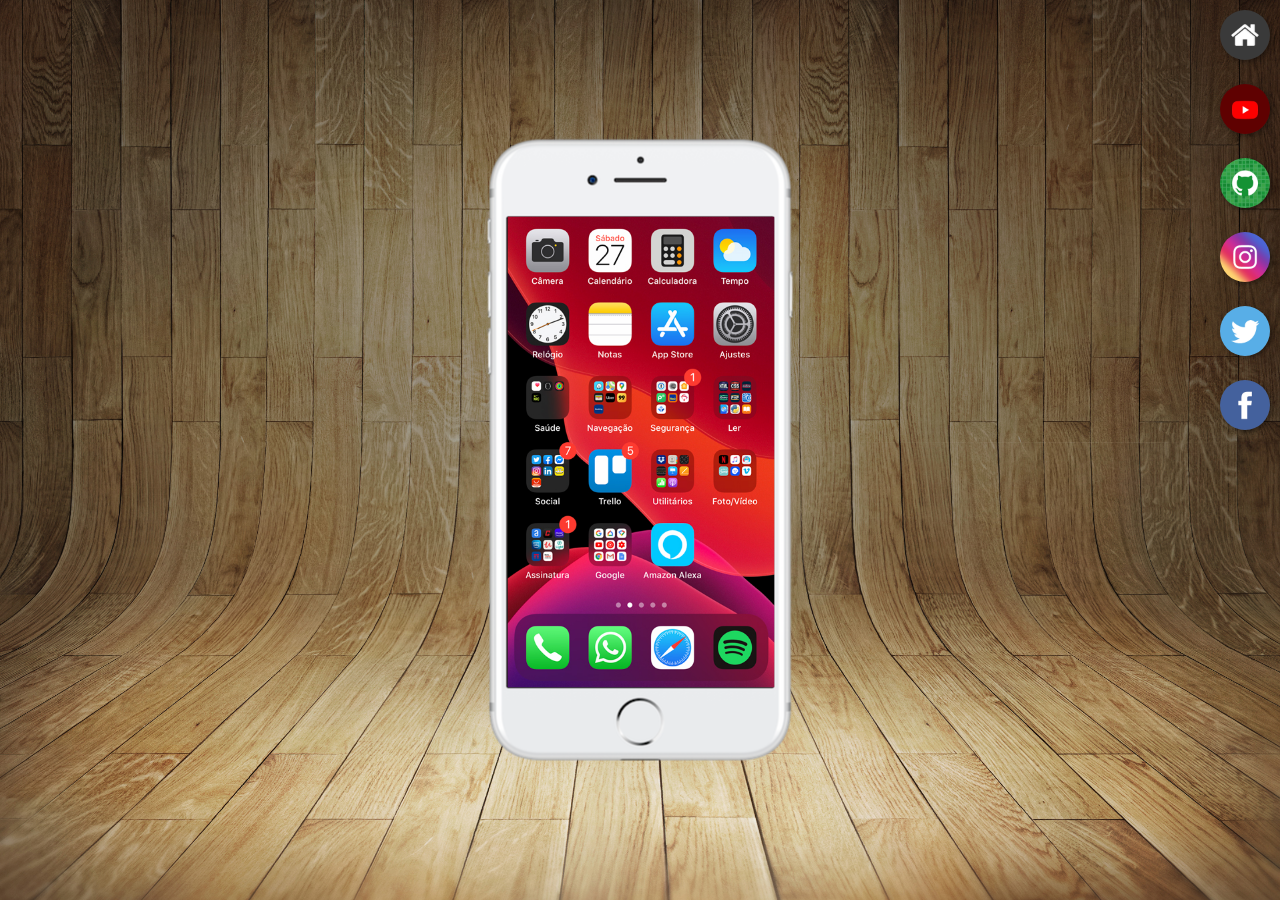
<file: index.html>
<!DOCTYPE html>
<html lang="pt-br">
<head>
    <meta charset="UTF-8">
    <meta name="viewport" content="width=device-width, initial-scale=1.0">
    <title>Projeto redes sociais</title>
    <link rel="shortcut icon" href="imagens/favicon.ico" type="image/x-icon">
    <link rel="stylesheet" href="/estilos/style.css">
</head>
<body>
    <main>
        <section id="telefone">
            <iframe id="home" name="tela" src="home.html" frameborder="0">Seu navegador nao é compatível</iframe>
        </section>
        <section id="redes-sociais">
            <a href="home.html" target="tela"><img src="imagens/logo-home.jpg" alt="home"></a><br>
            <a href="youtube.html" target="tela"><img src="imagens/logo-youtube.jpg" alt=""></a><br>
            <a href="github.html" target="tela"><img src="imagens/logo-github.jpg" alt=""></a><br>
            <a href="instagram.html" target="tela"><img src="imagens/logo-instagram.jpg" alt=""></a><br>
            <a href="twitter.html" target="tela"><img src="imagens/logo-twitter.jpg" alt=""></a><br>
            <a href="facebook.html" target="tela"><img src="imagens/logo-facebook.jpg" alt=""></a>
        </section>
    </main>
</body>
</html>
</file>
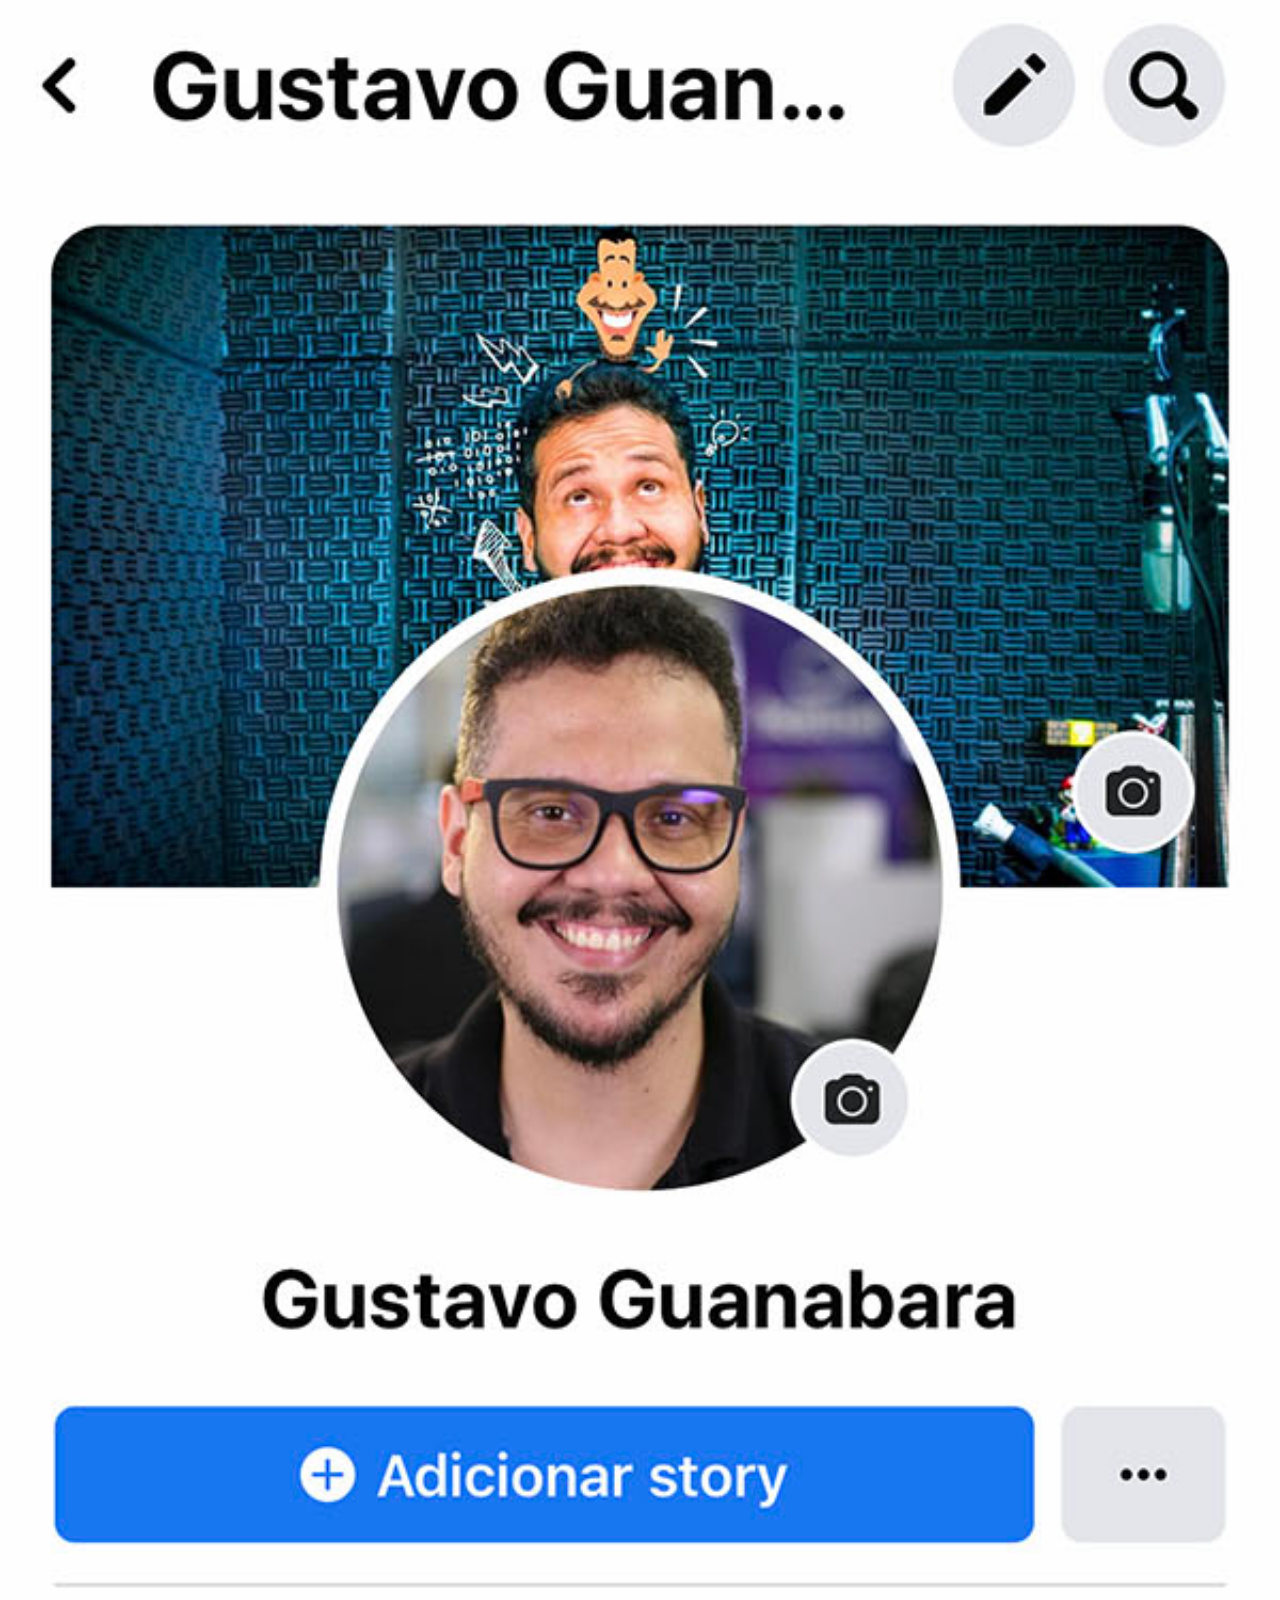
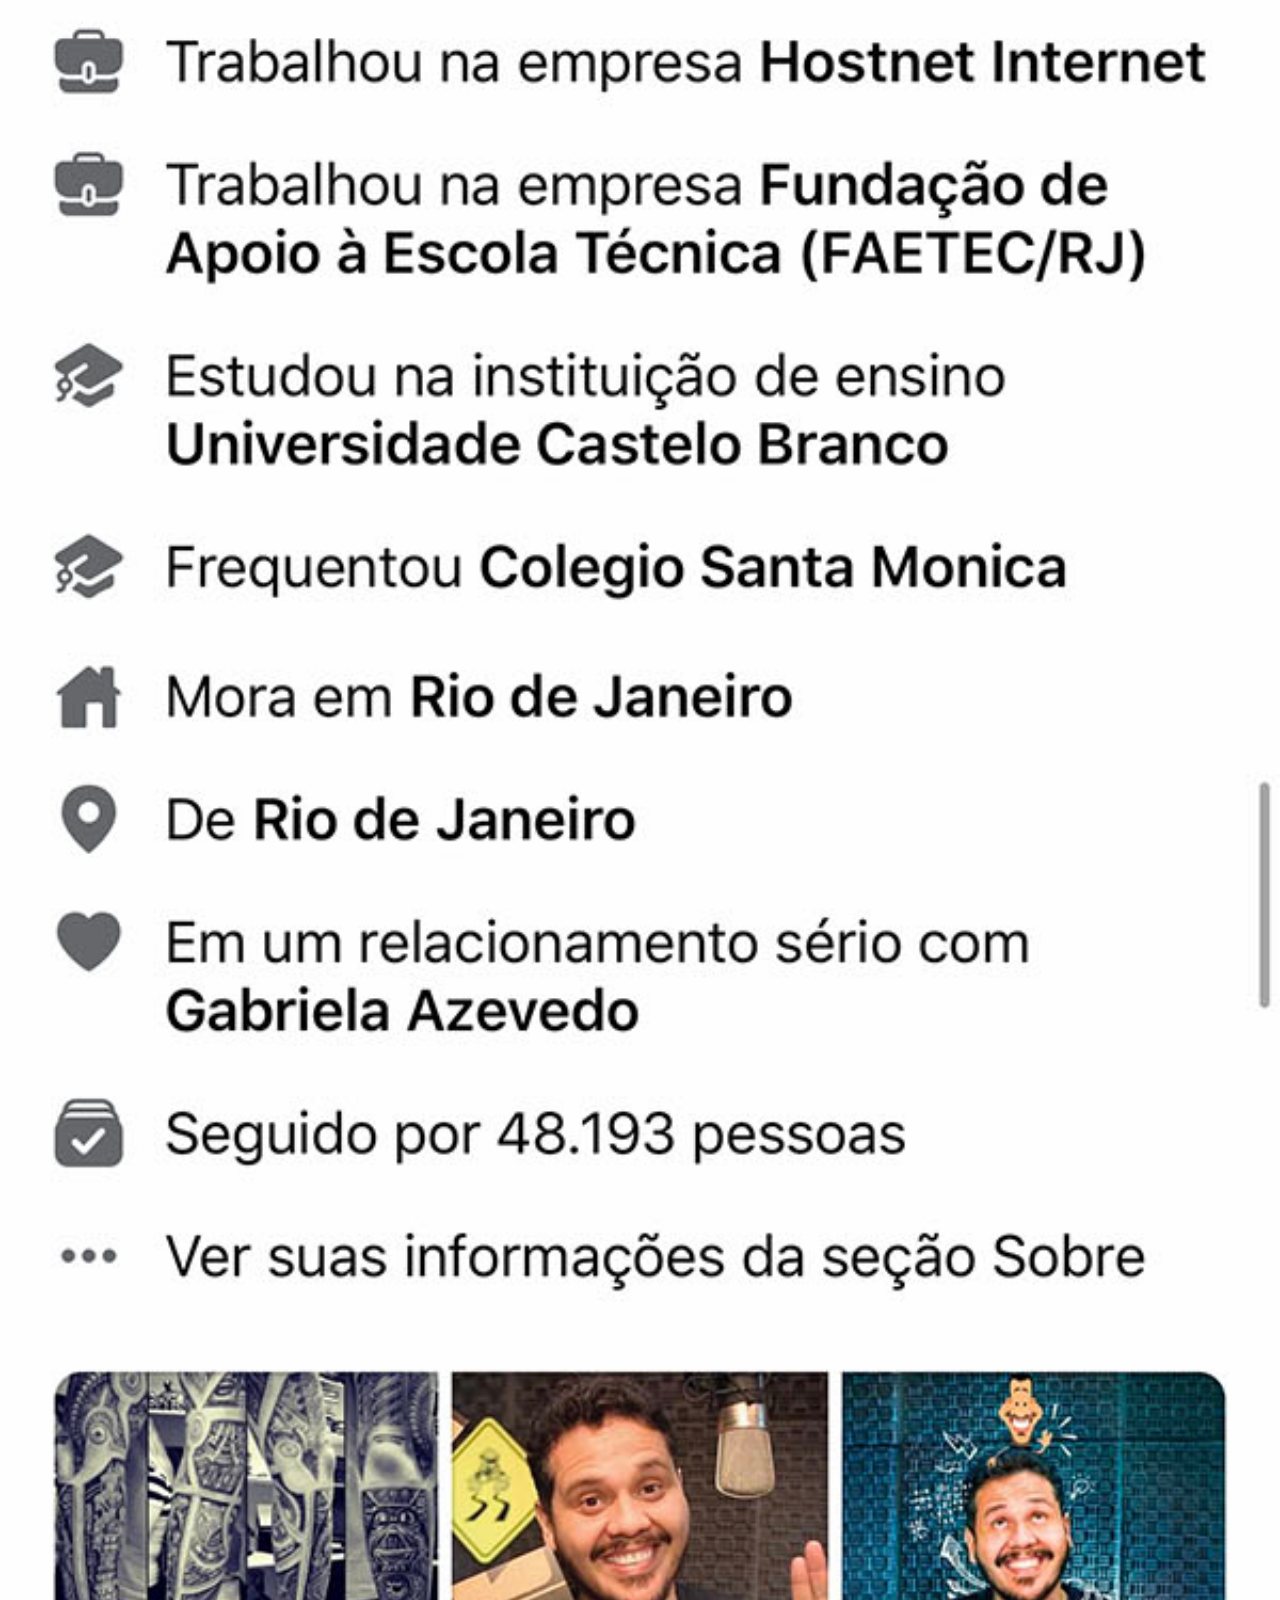
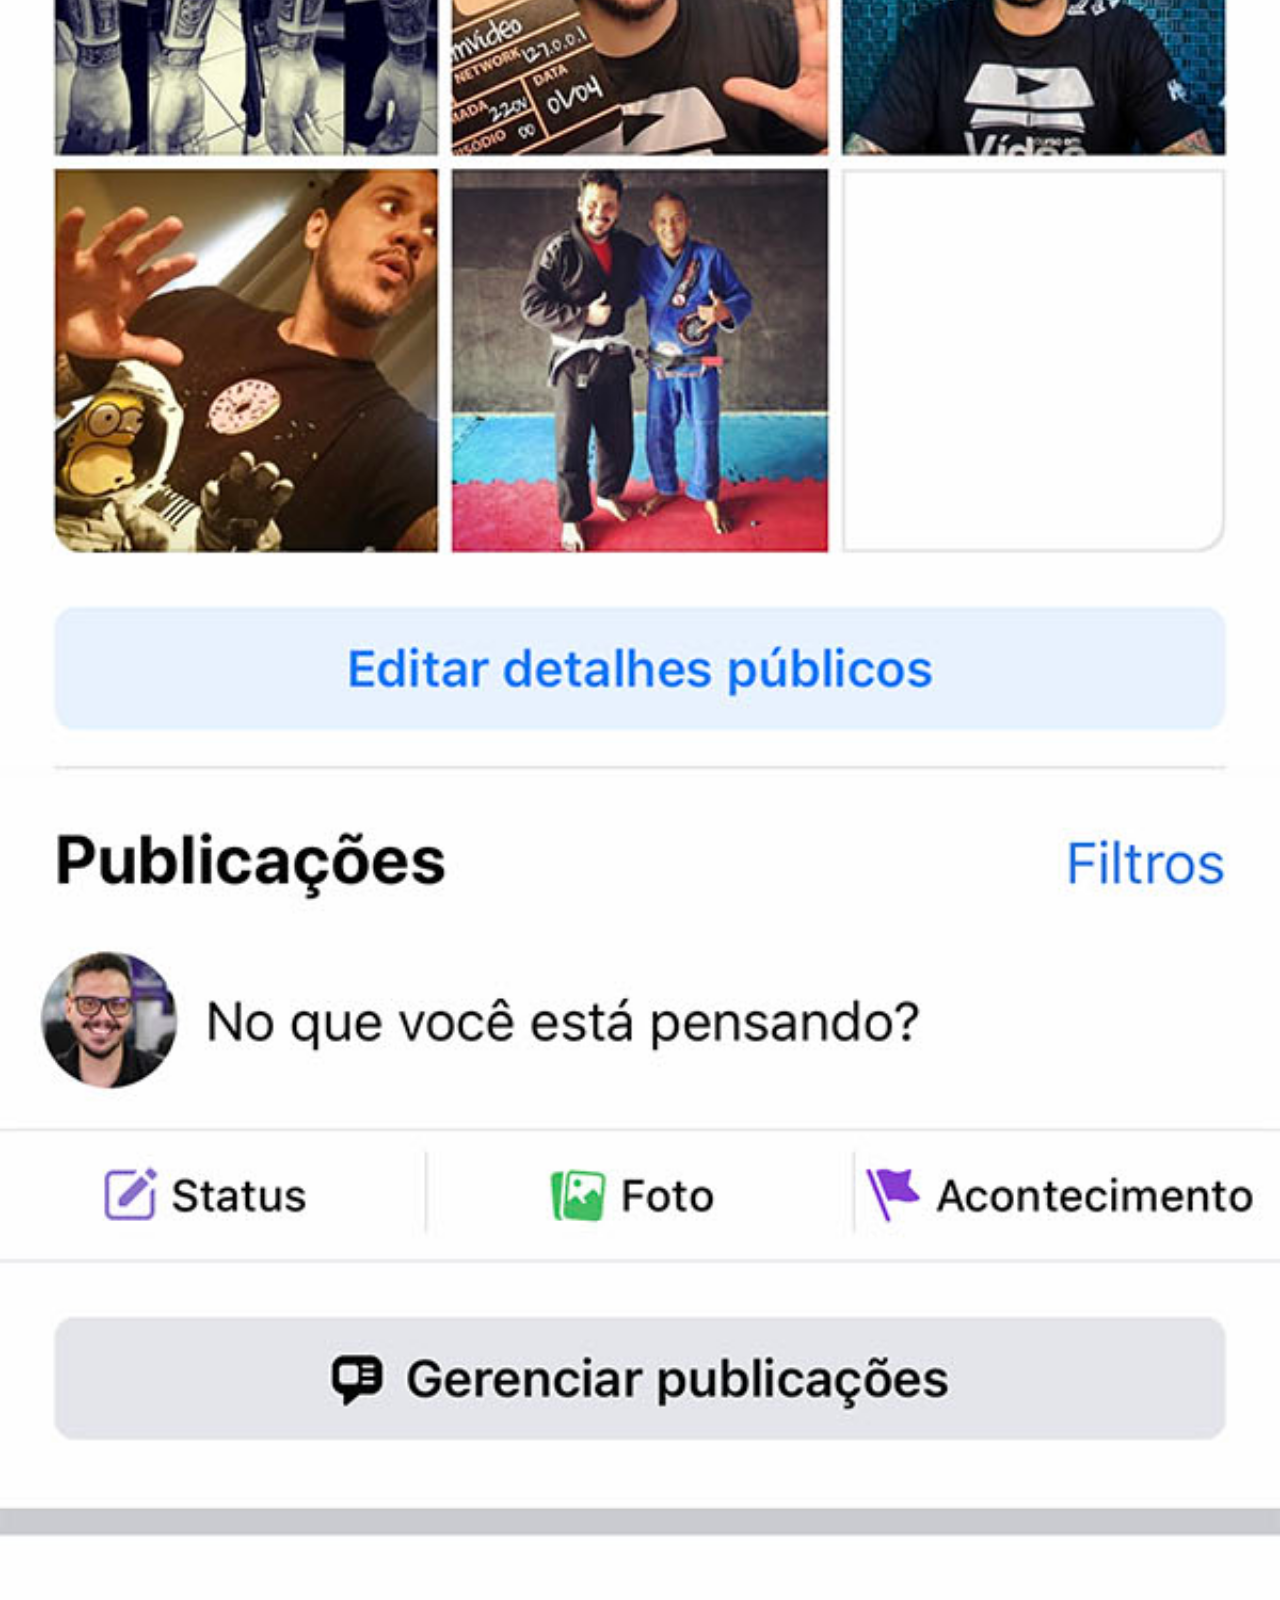
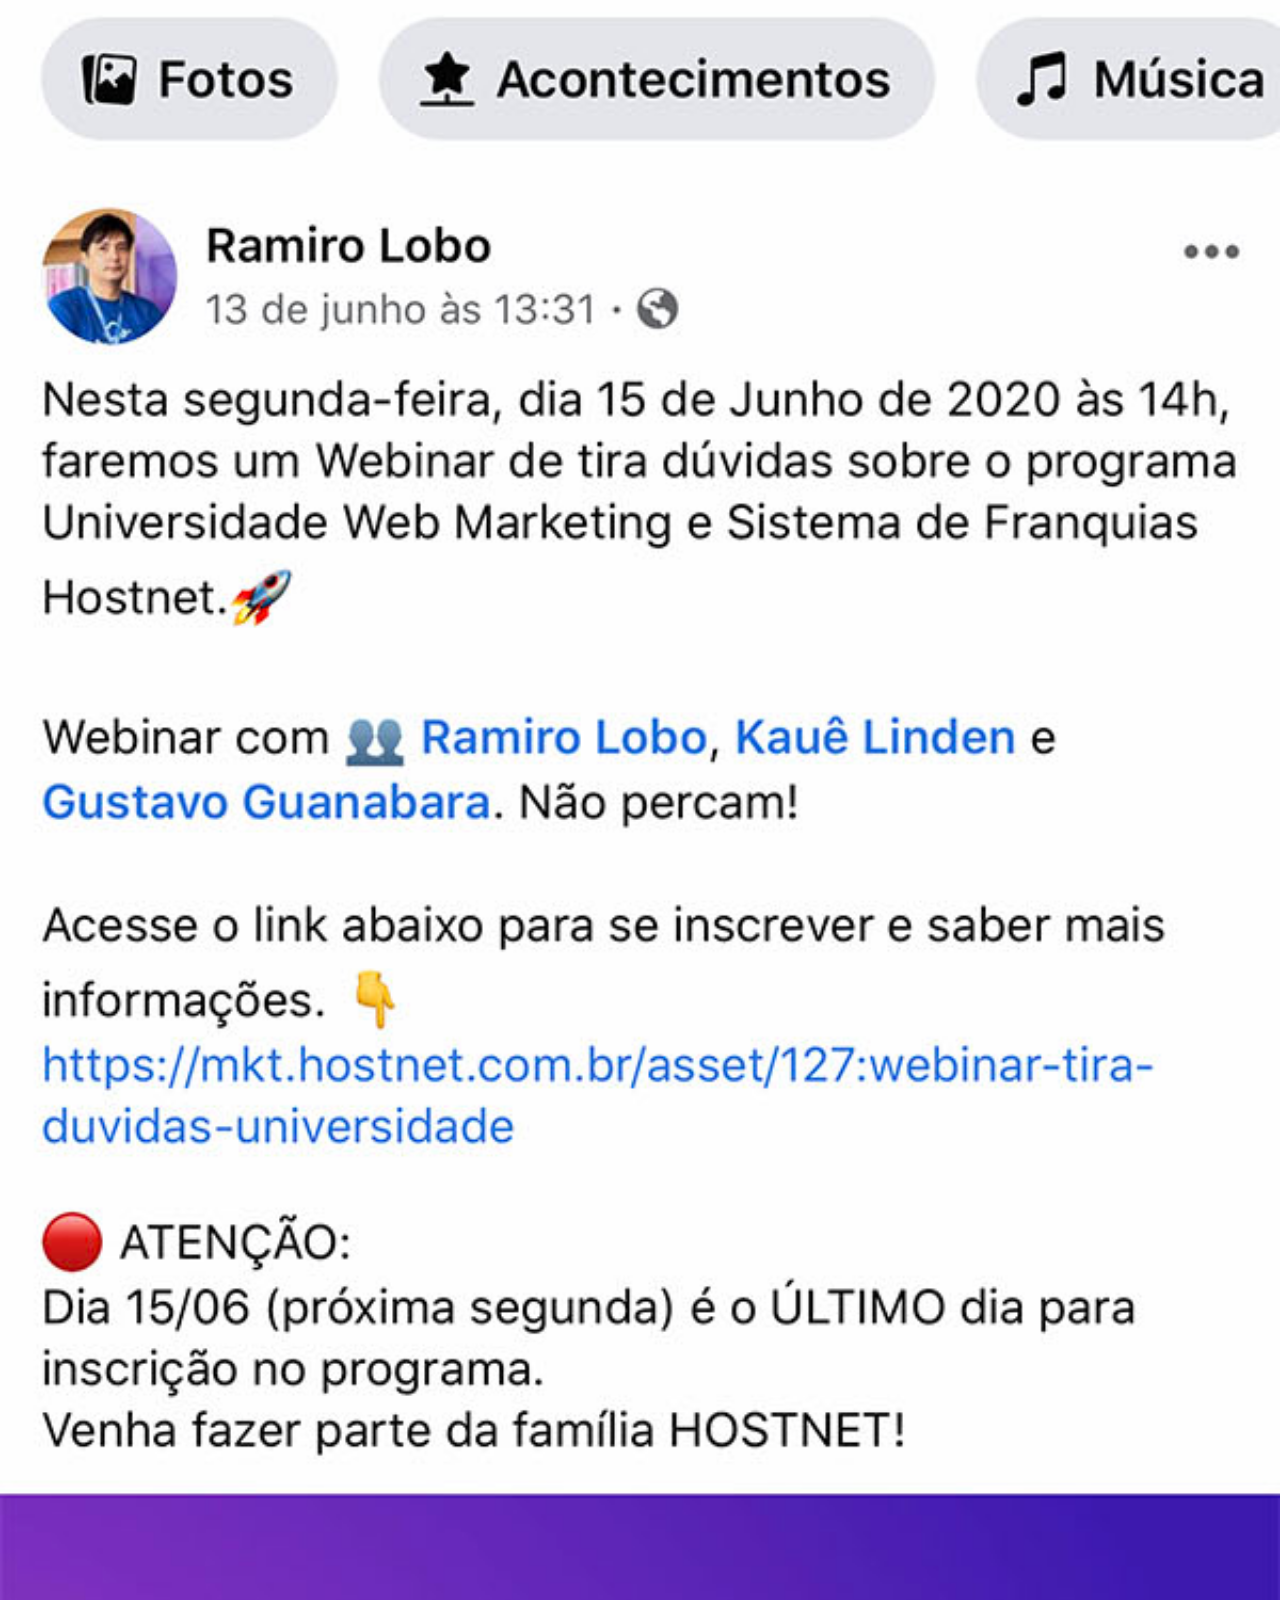
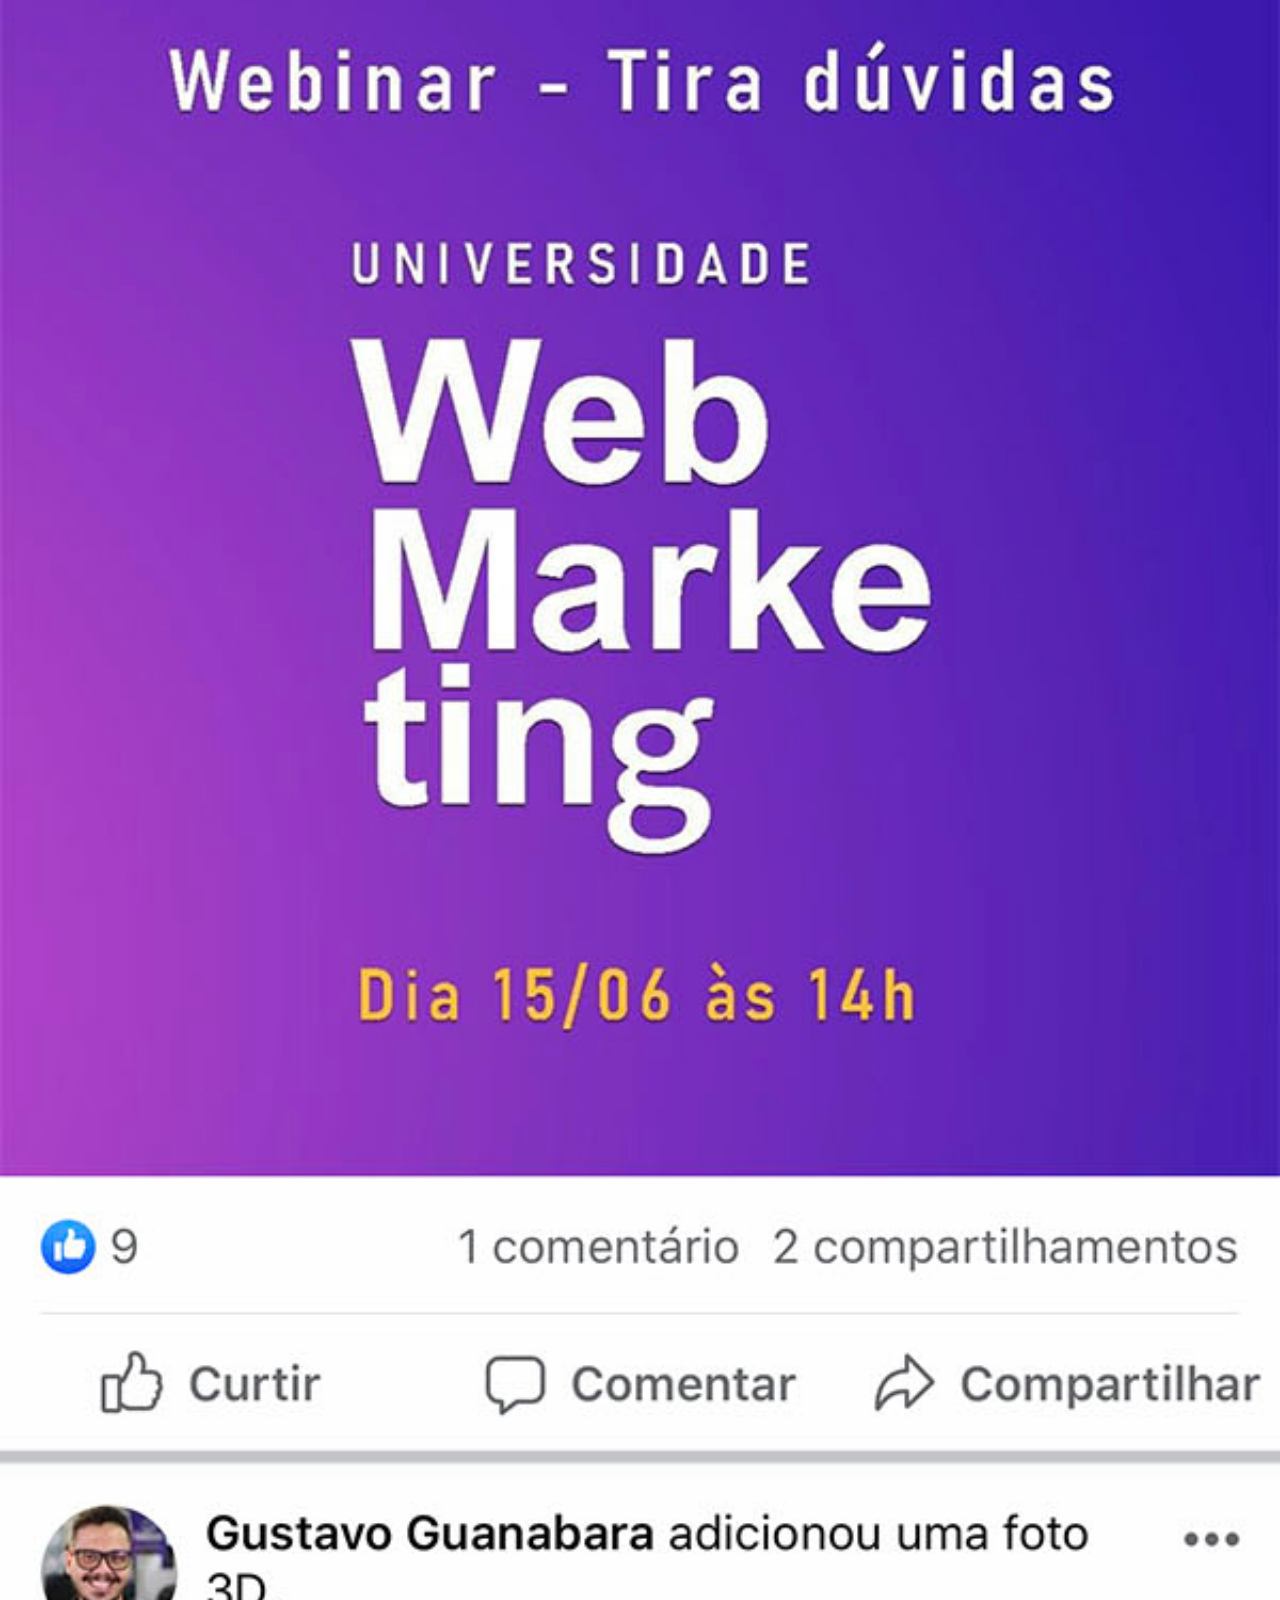
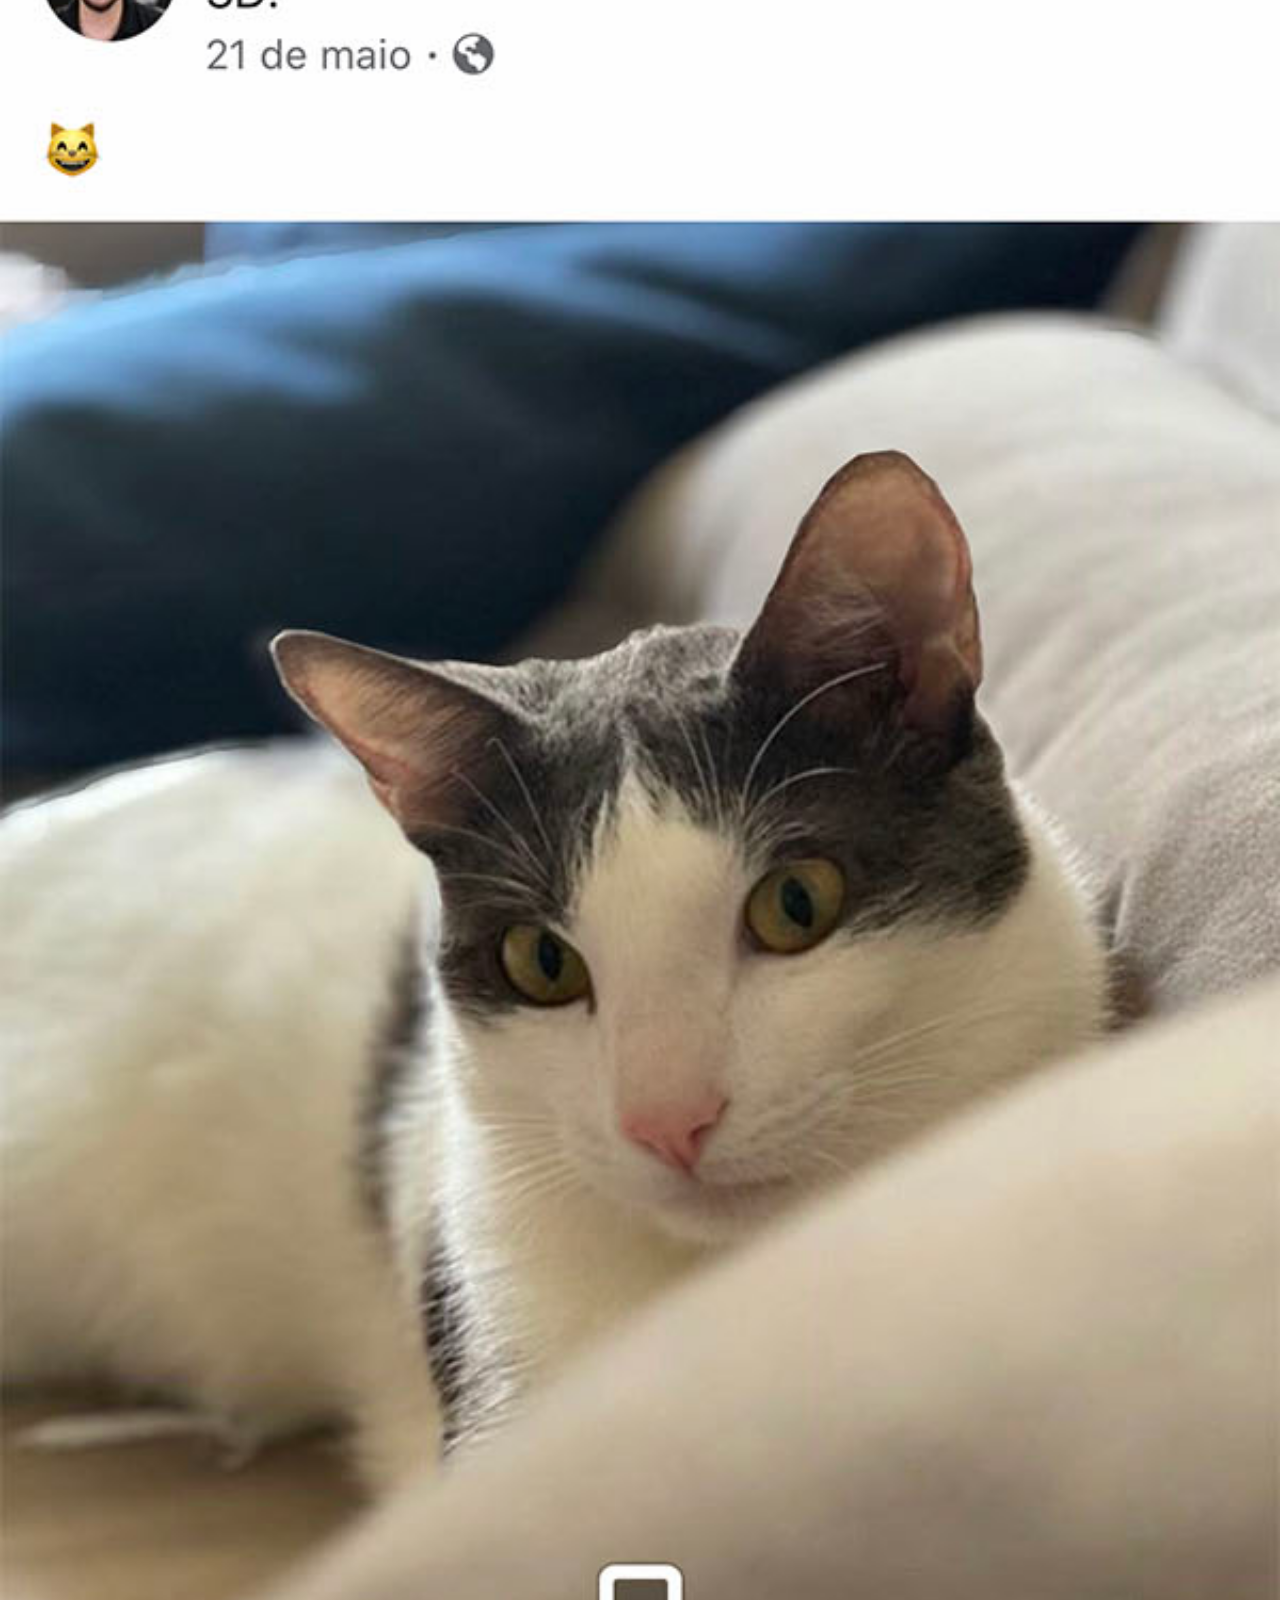
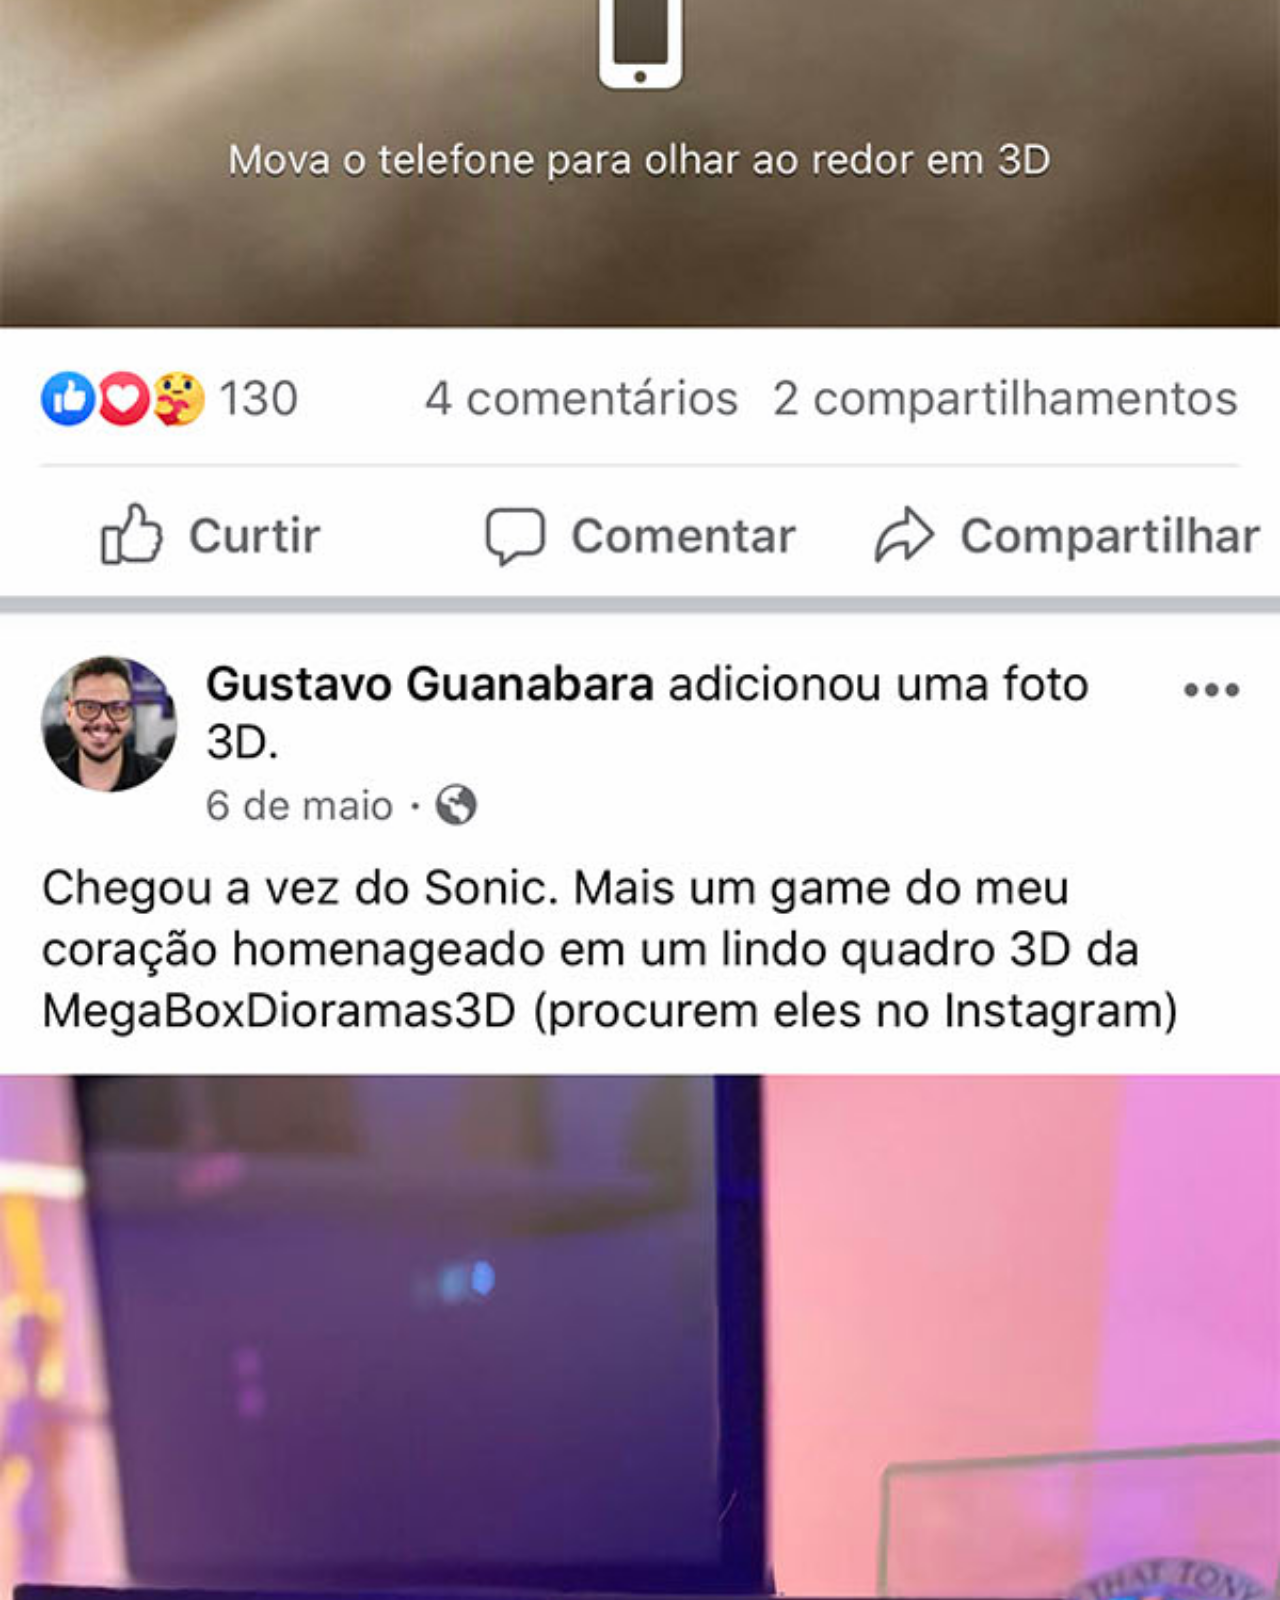
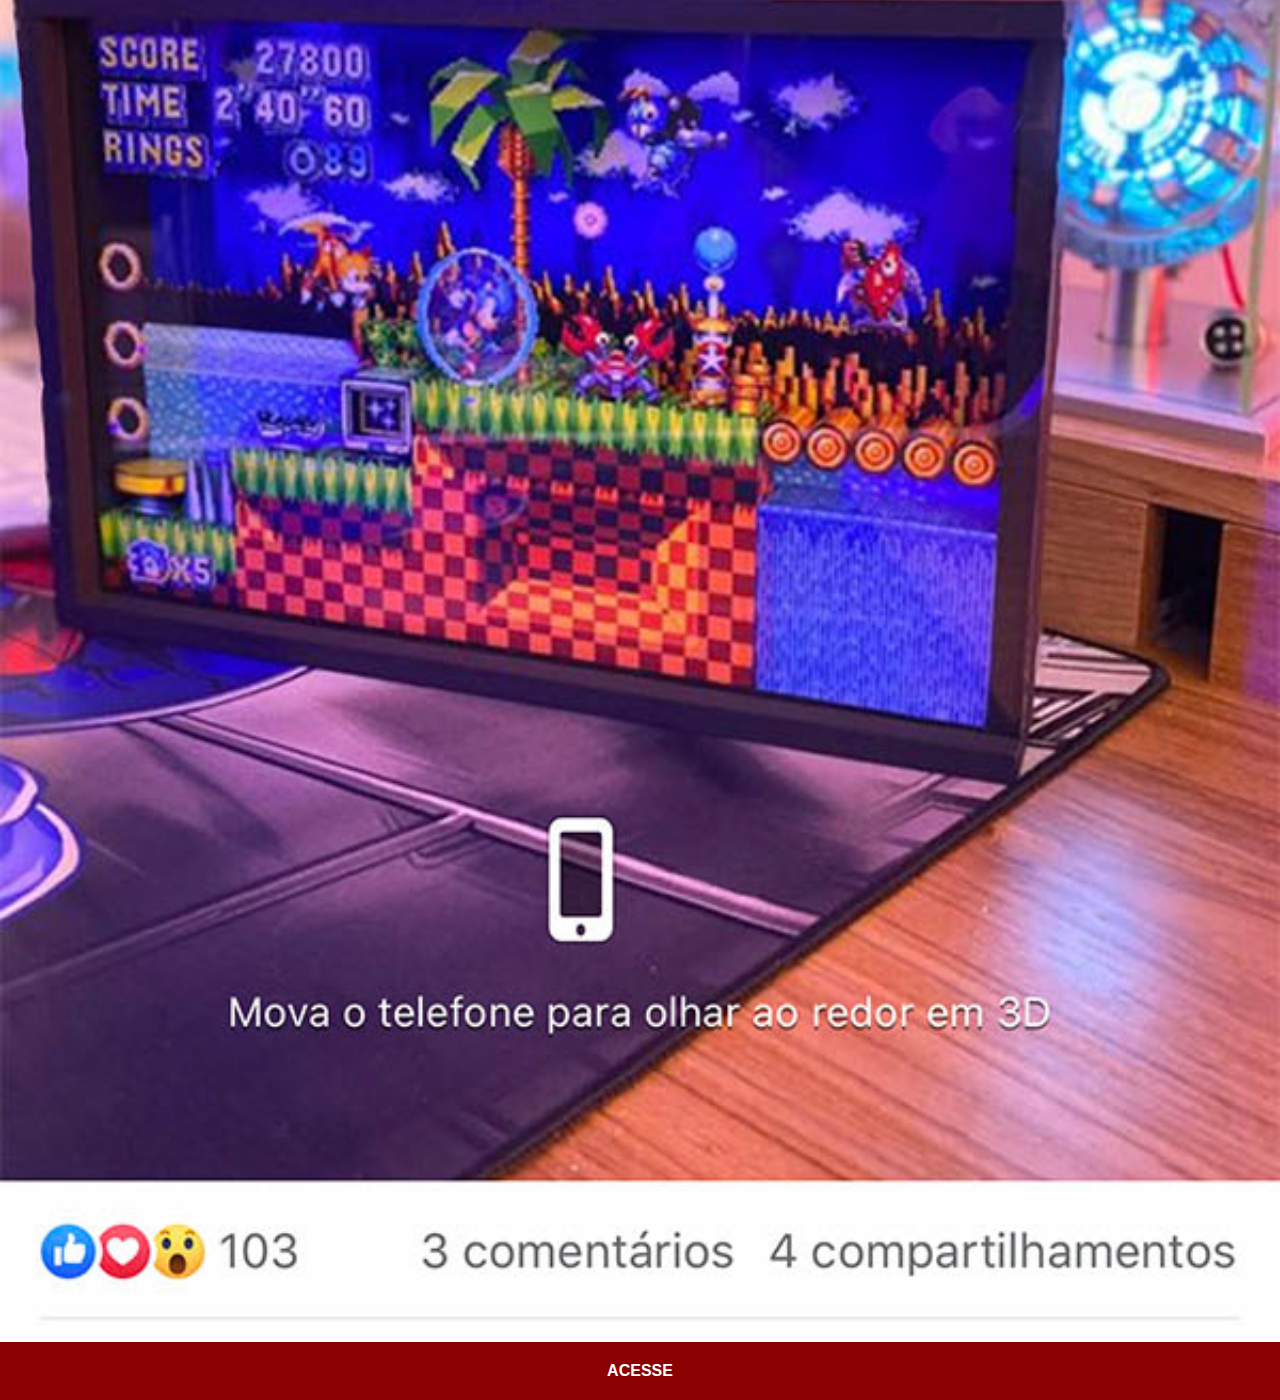
<file: facebook.html>
<!DOCTYPE html>
<html lang="pt-br">
<head>
    <meta charset="UTF-8">
    <meta name="viewport" content="width=device-width, initial-scale=1.0">
    <title>Document</title>
    <link rel="stylesheet" href="/estilos/social.css">
</head>
<body>
    <img src="imagens/tela-facebook.jpg" alt="facebook">
    <a href="https://www.facebook.com/gustavoguanabara" target="_blank">ACESSE</a>
</body>
</html>
</file>
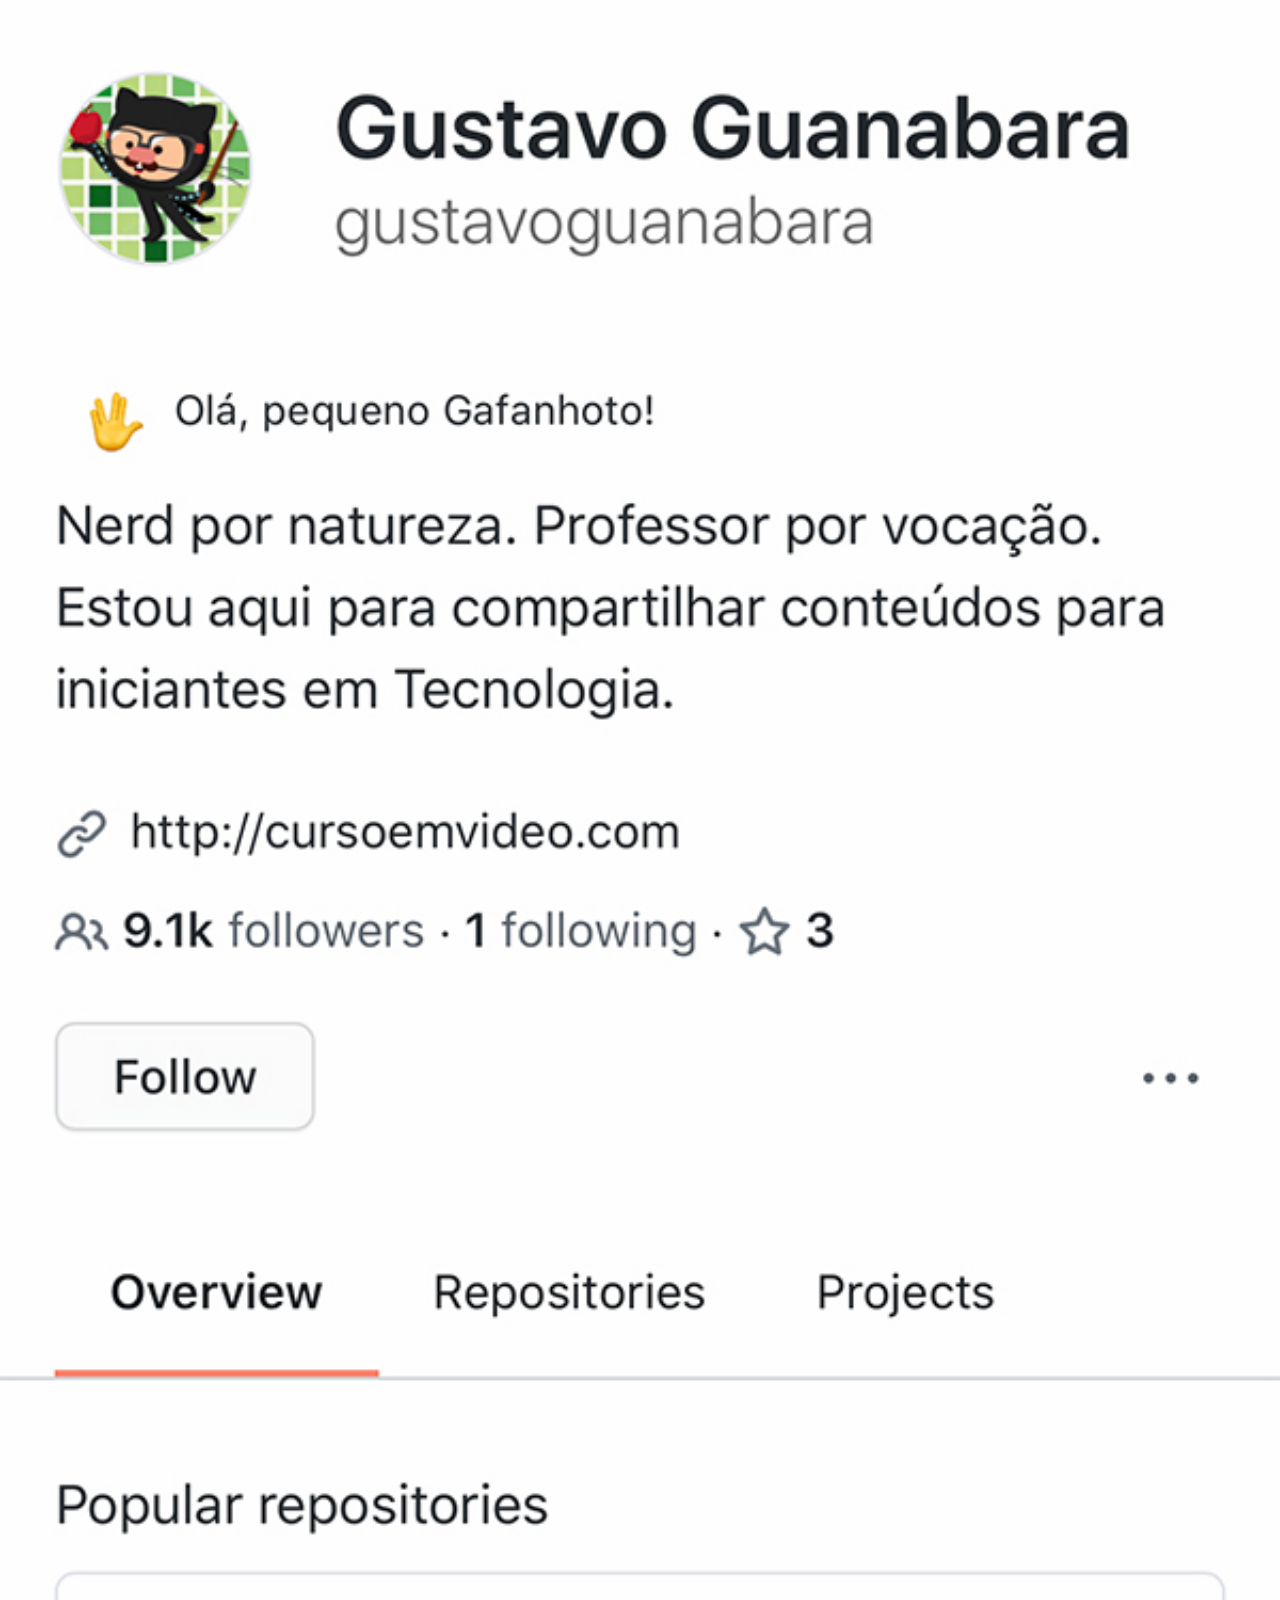
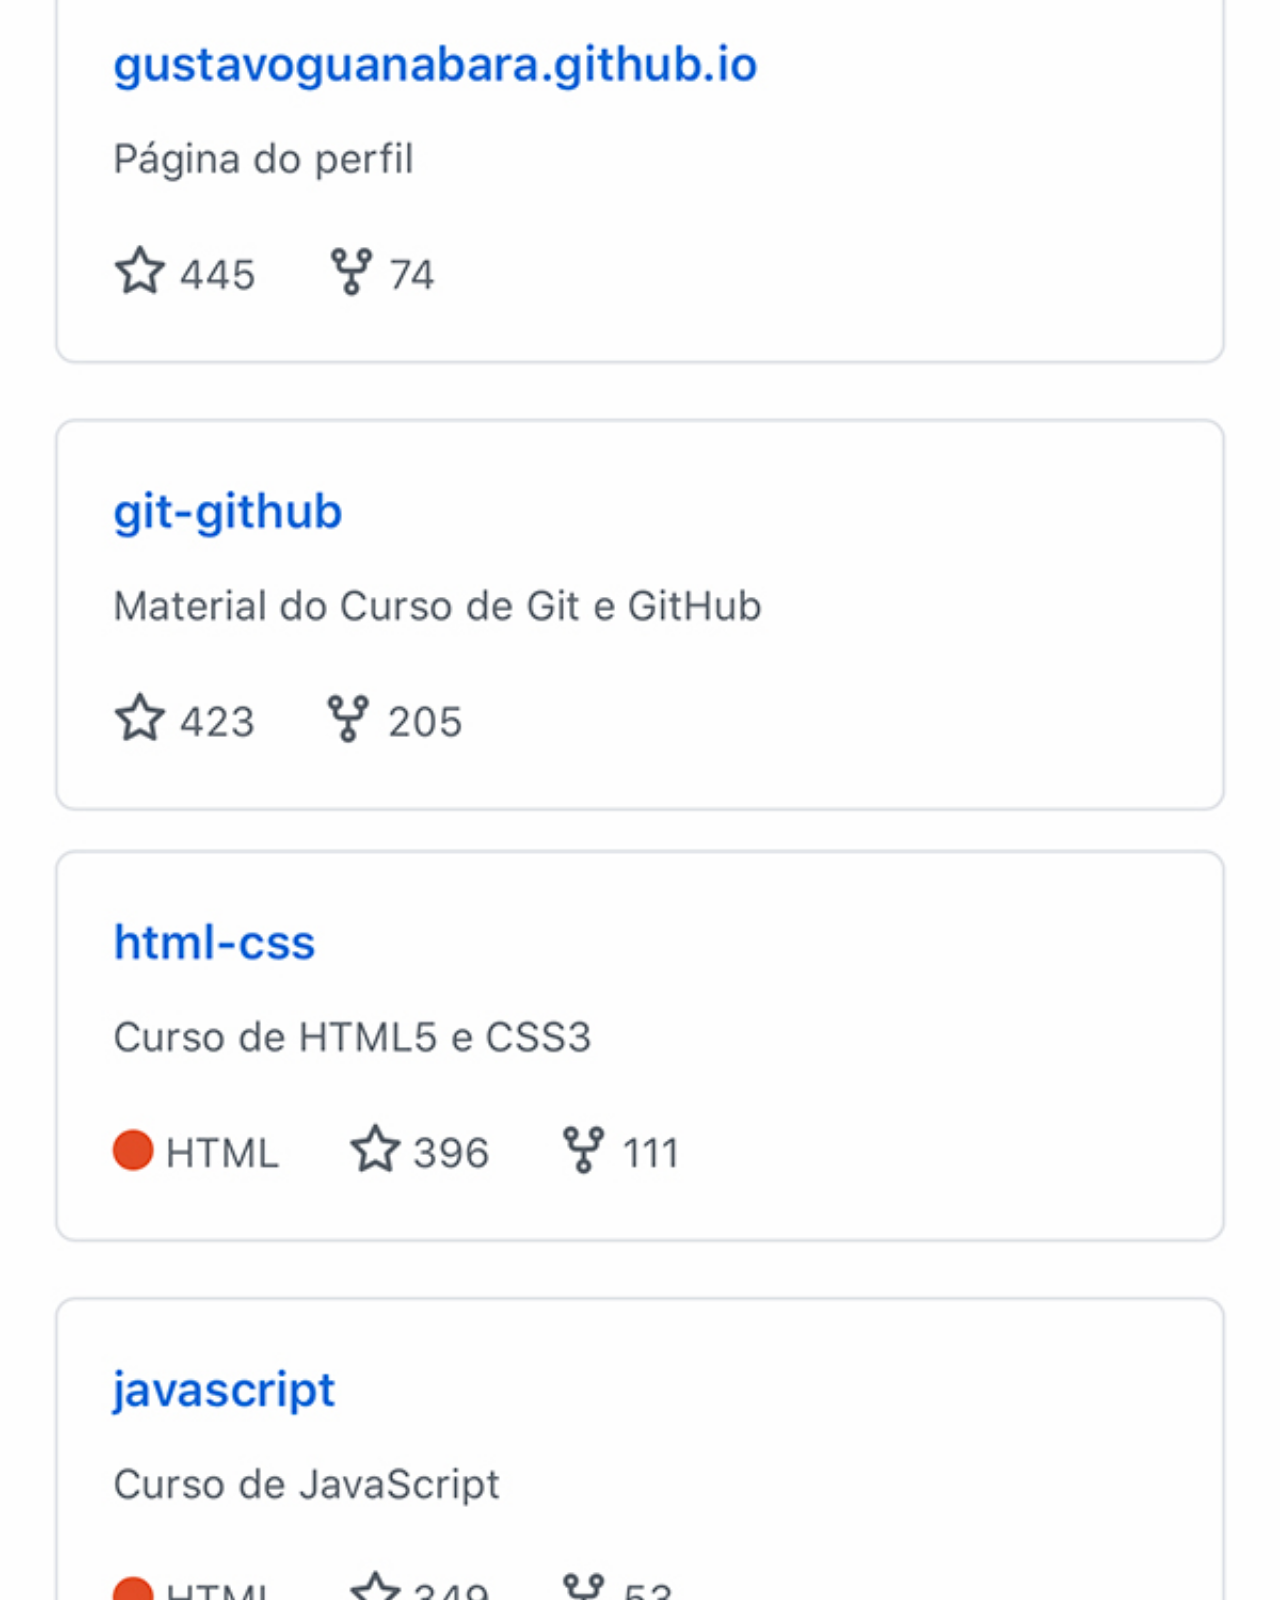
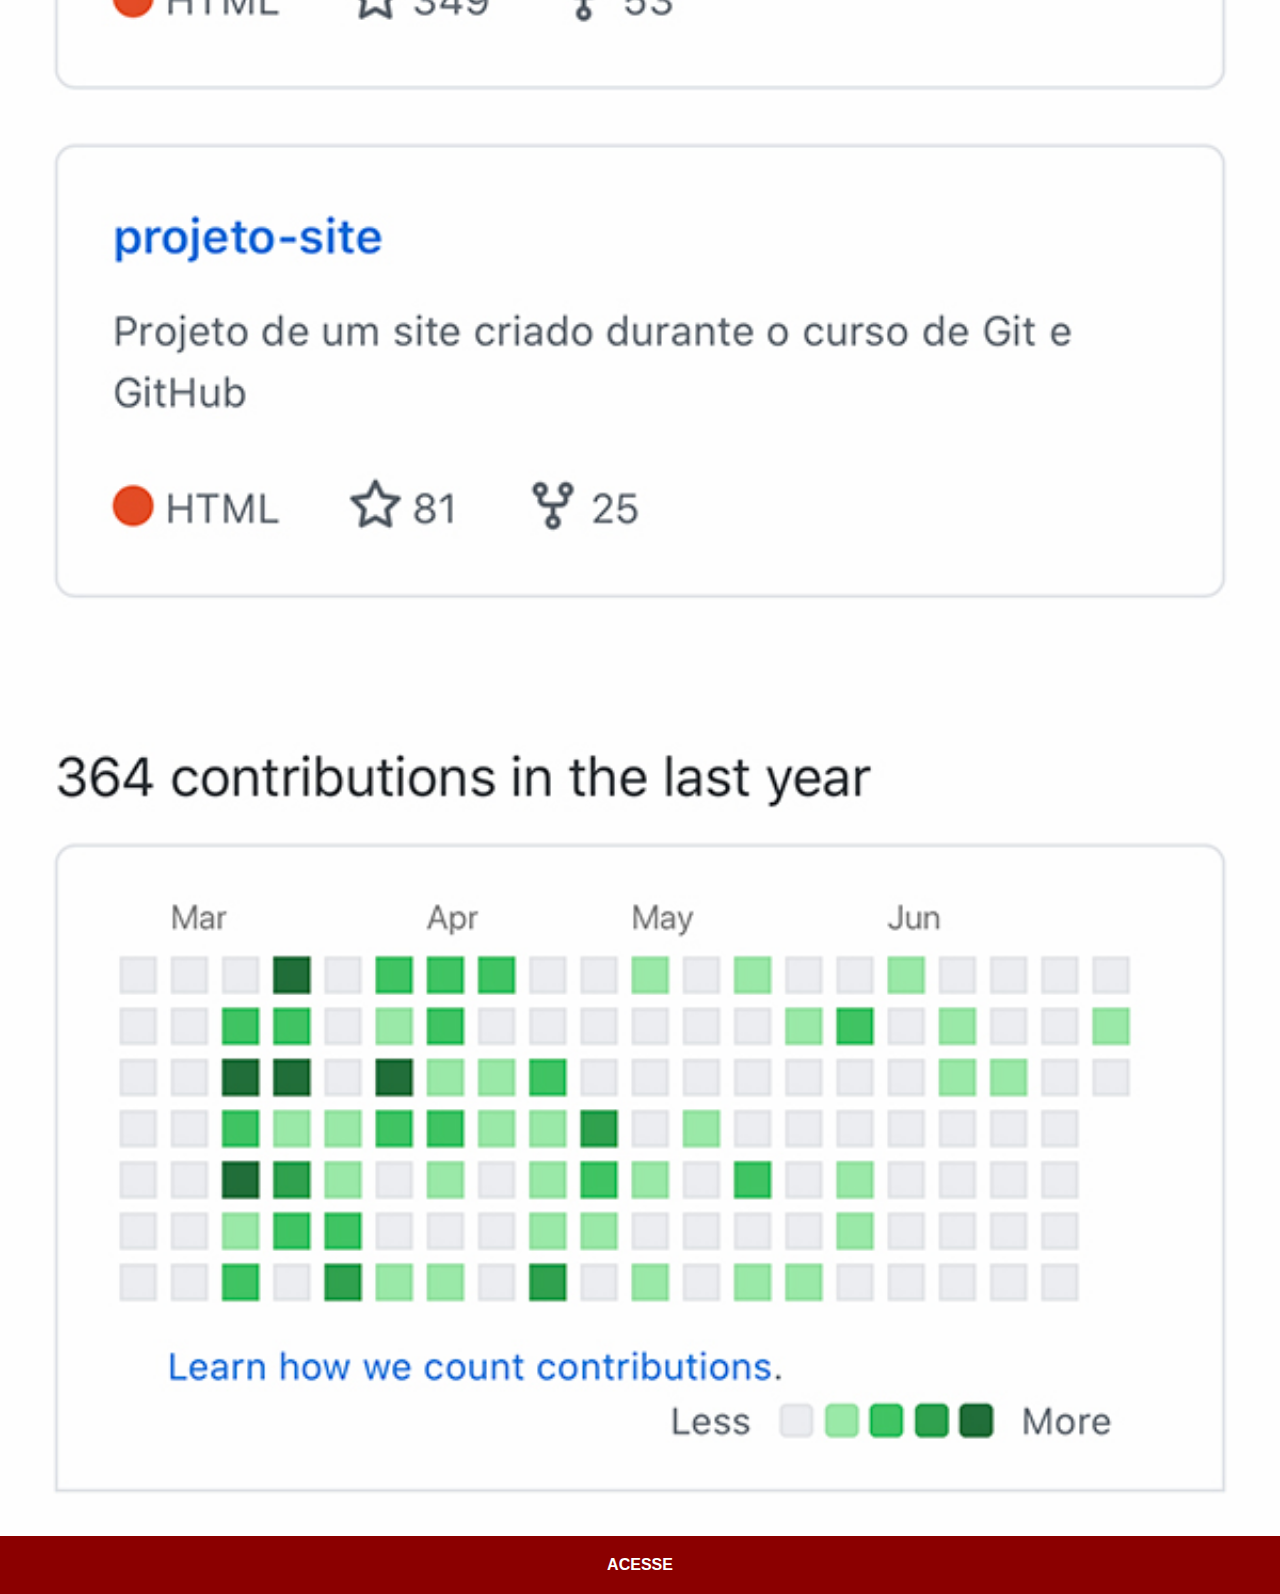
<file: github.html>
<!DOCTYPE html>
<html lang="pt-br">
<head>
    <meta charset="UTF-8">
    <meta name="viewport" content="width=device-width, initial-scale=1.0">
    <title>Github</title>
    <link rel="stylesheet" href="/estilos/social.css">
</head>
<body>
    <img src="imagens/tela-github.jpg" alt="Github">
    <a href="https://github.com/gustavoguanabara" target="_blank">ACESSE</a>
</body>
</html>
</file>
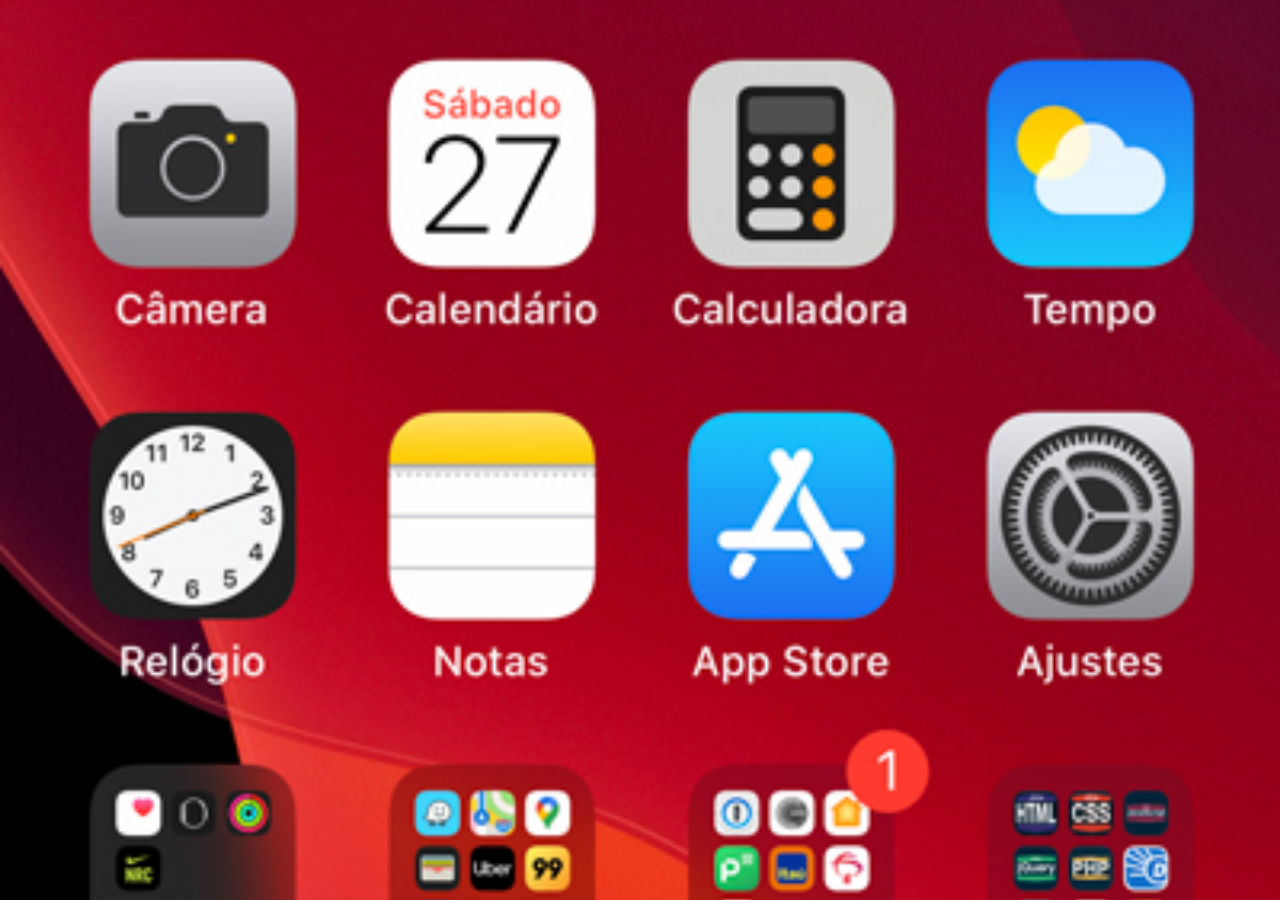
<file: home.html>
<!DOCTYPE html>
<html lang="pt-br">
<head>
    <meta charset="UTF-8">
    <meta name="viewport" content="width=device-width, initial-scale=1.0">
    <title>Home</title>
    <style>
        *{
            margin: 0px;
            padding: 0px;
        }

        body{
            width: 100vw;
            height: 100vh;
            background-image: url('imagens/tela-home.jpg');
            background-repeat: no-repeat;
            background-position: top center;
            background-size: cover;
            
        }
    </style>
</head>
<body>
    
</body>
</html>
</file>
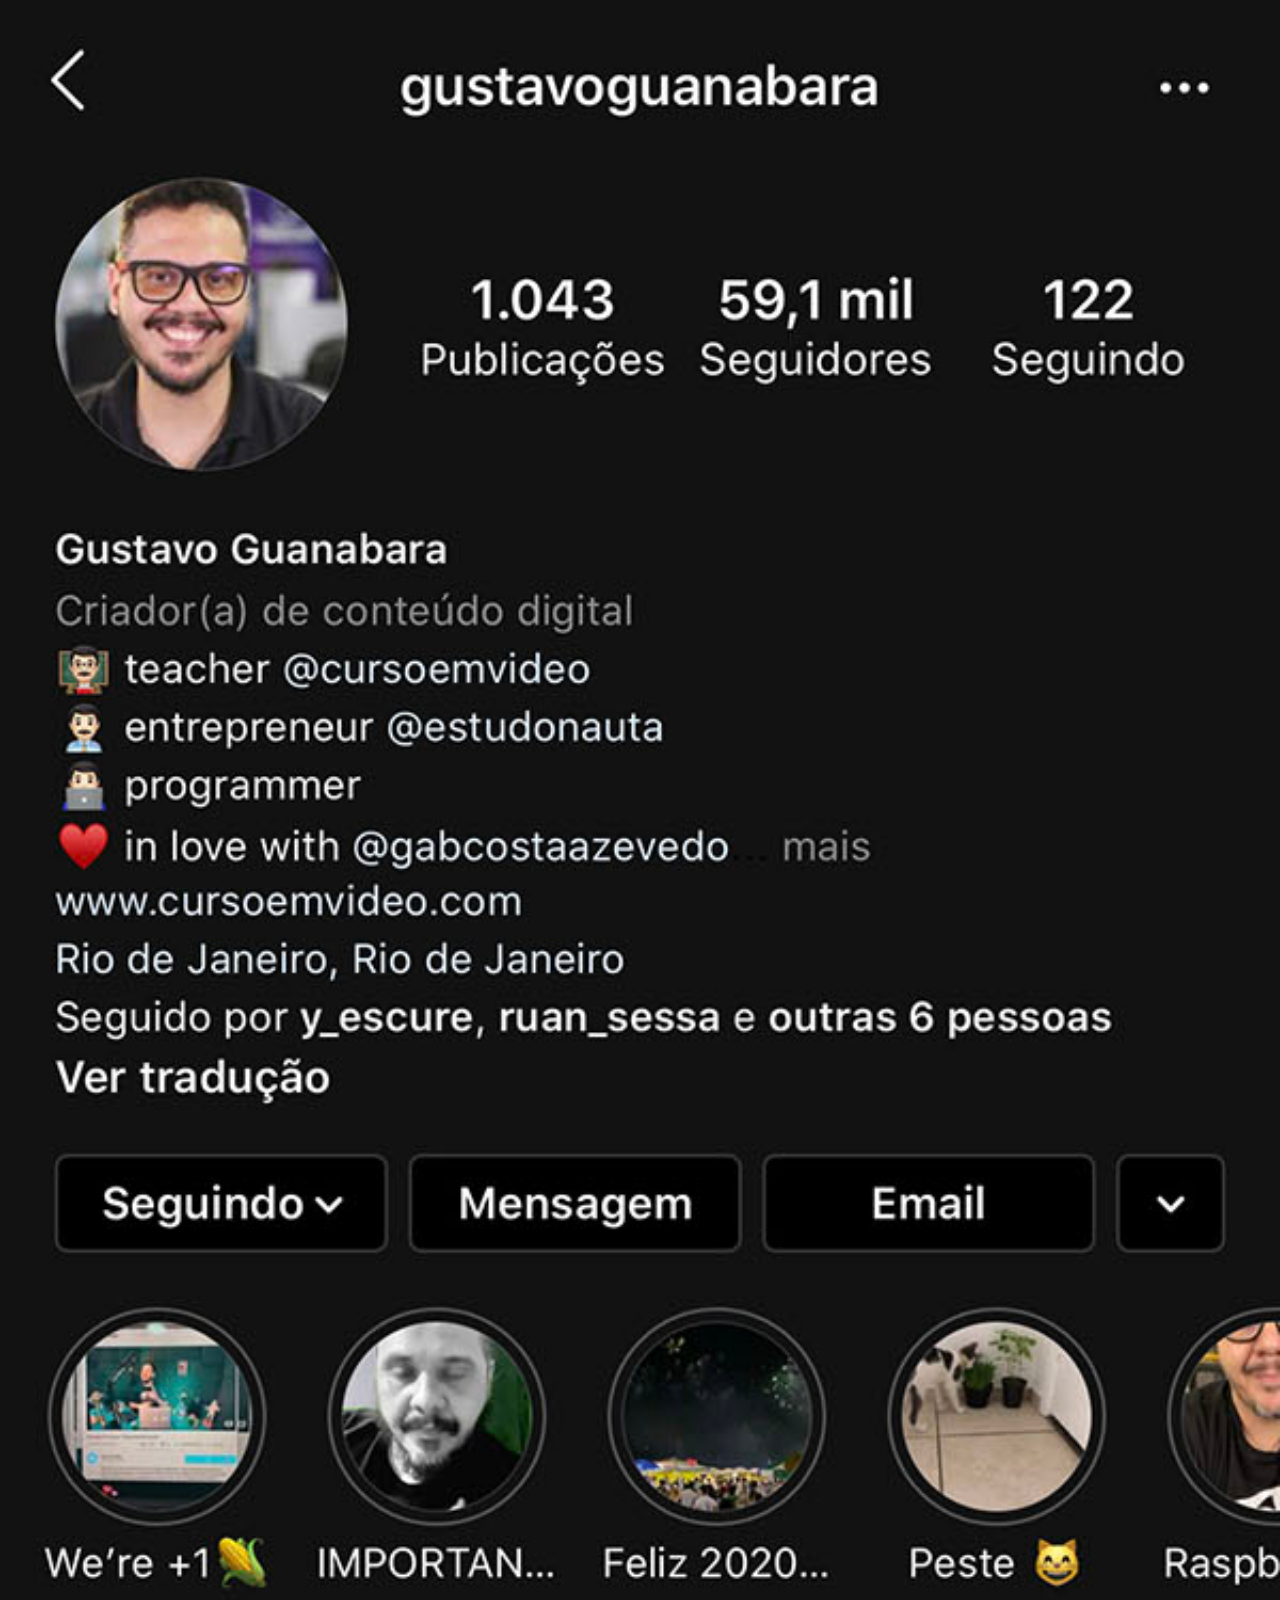
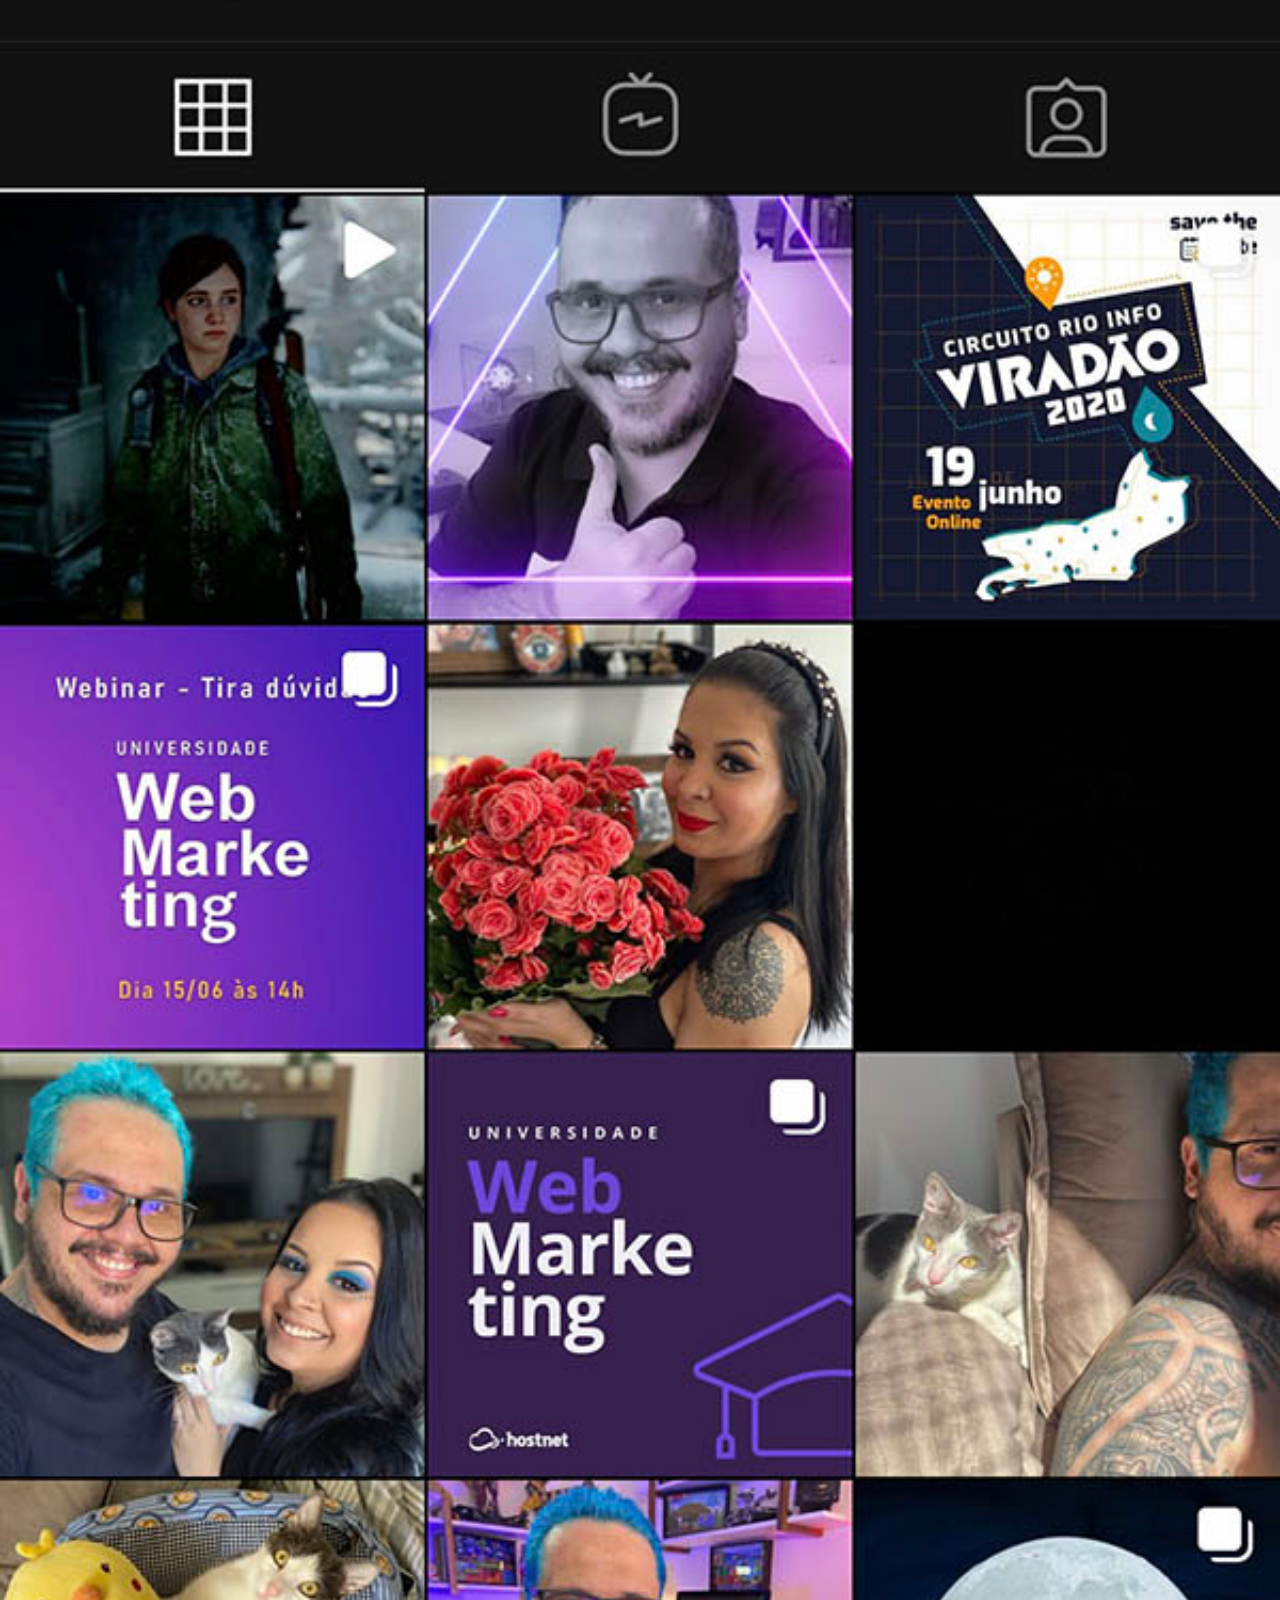
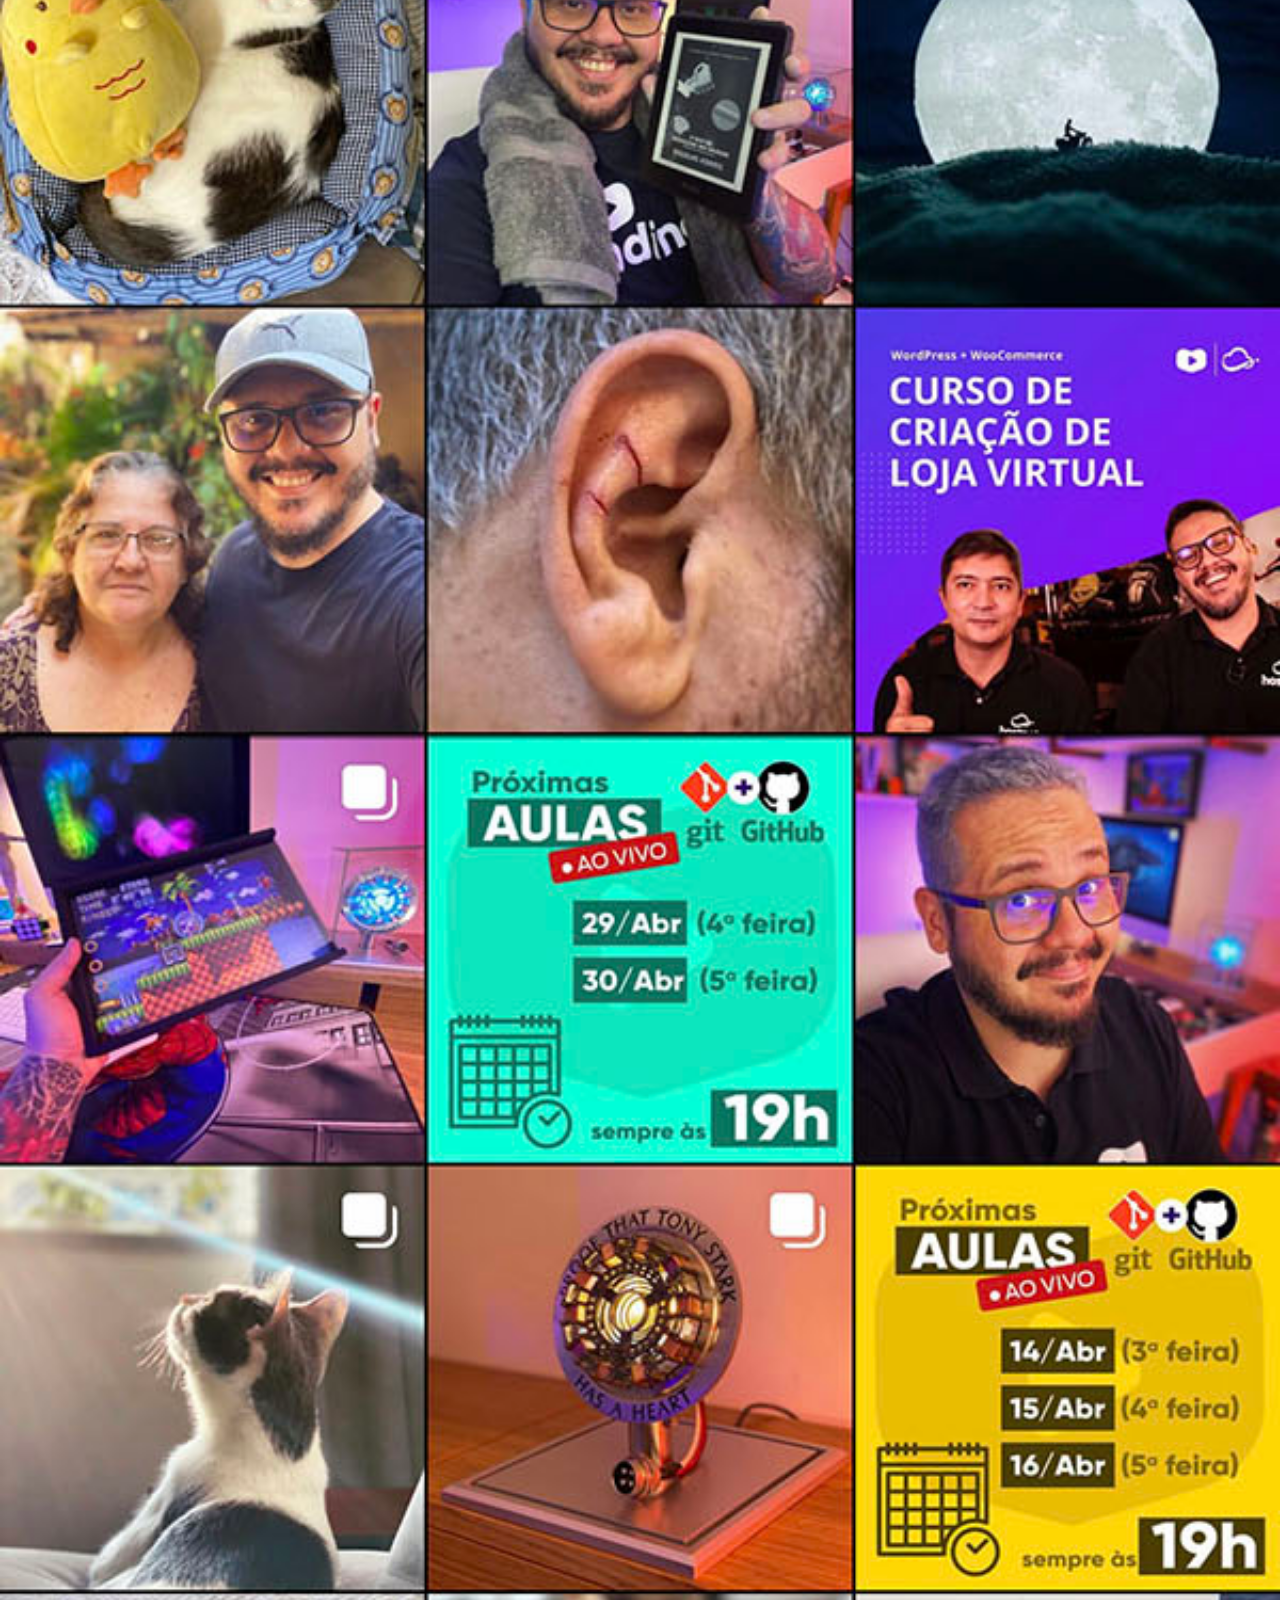
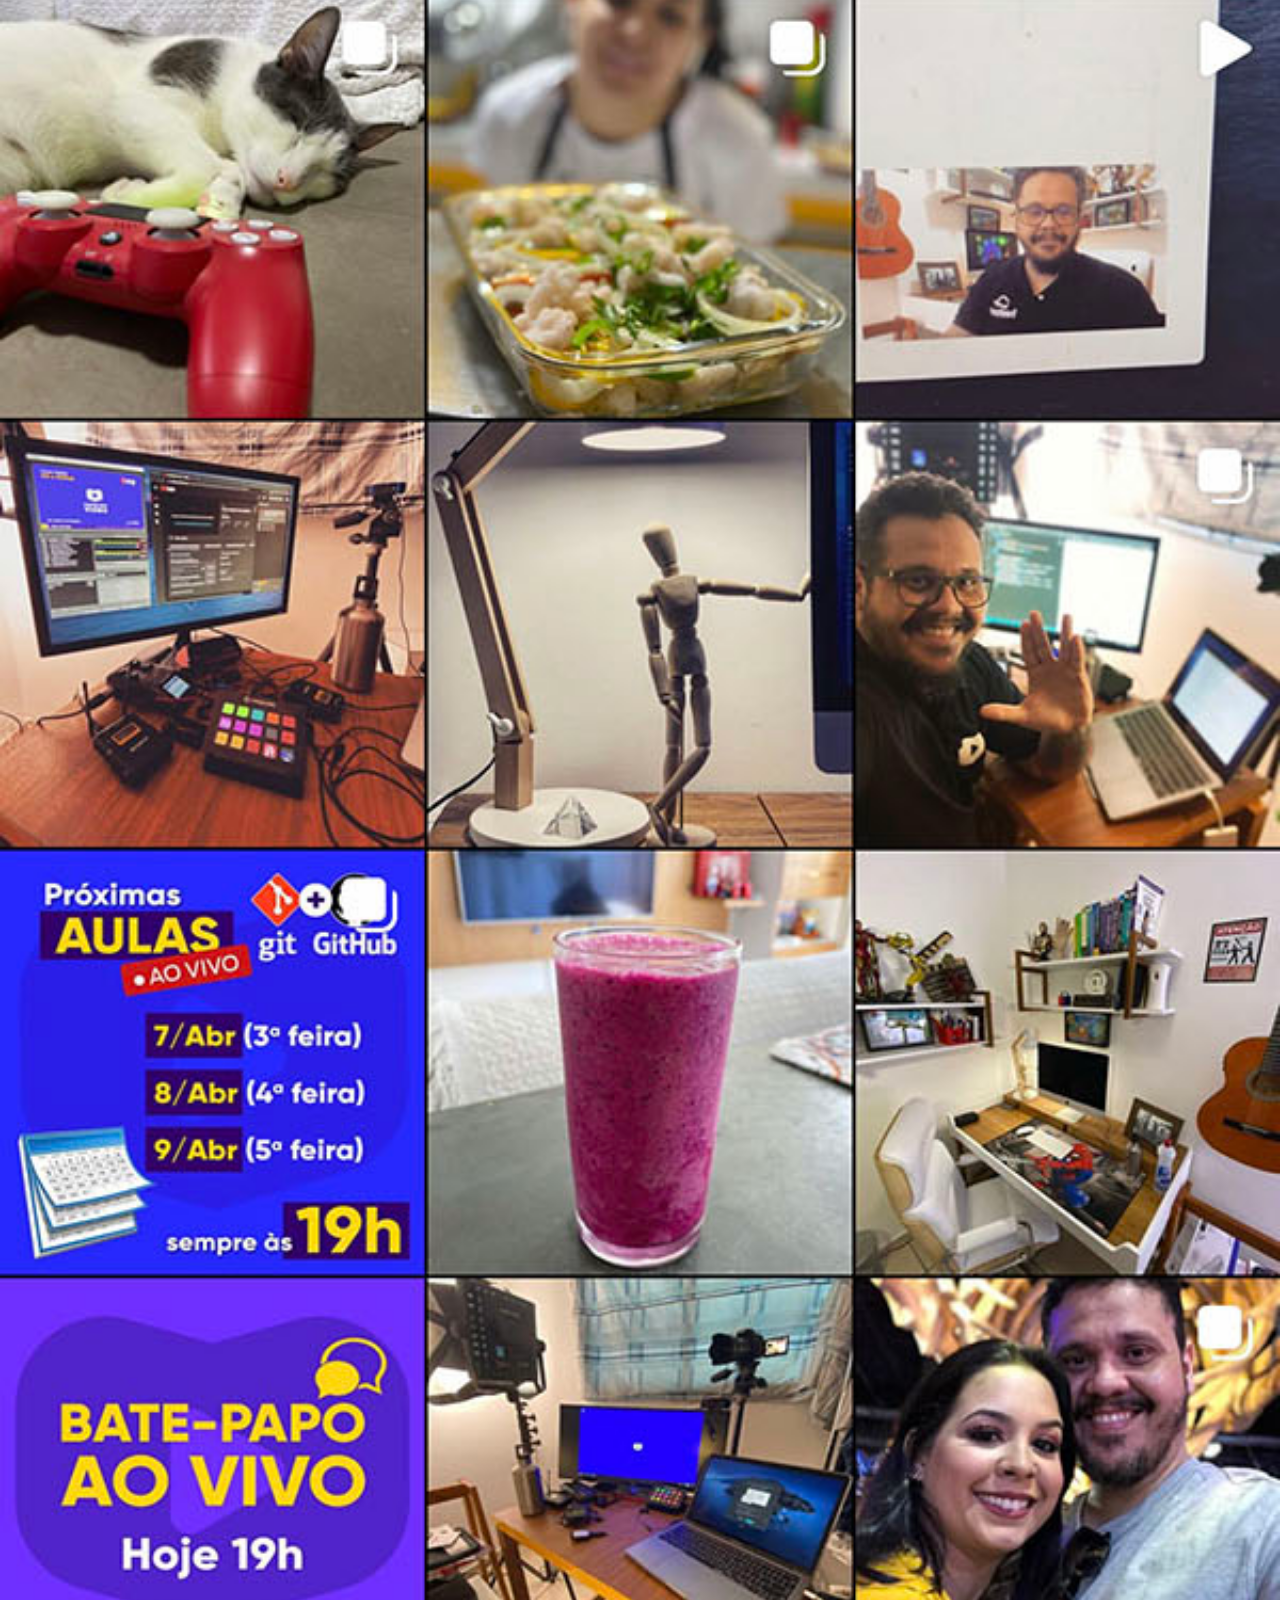
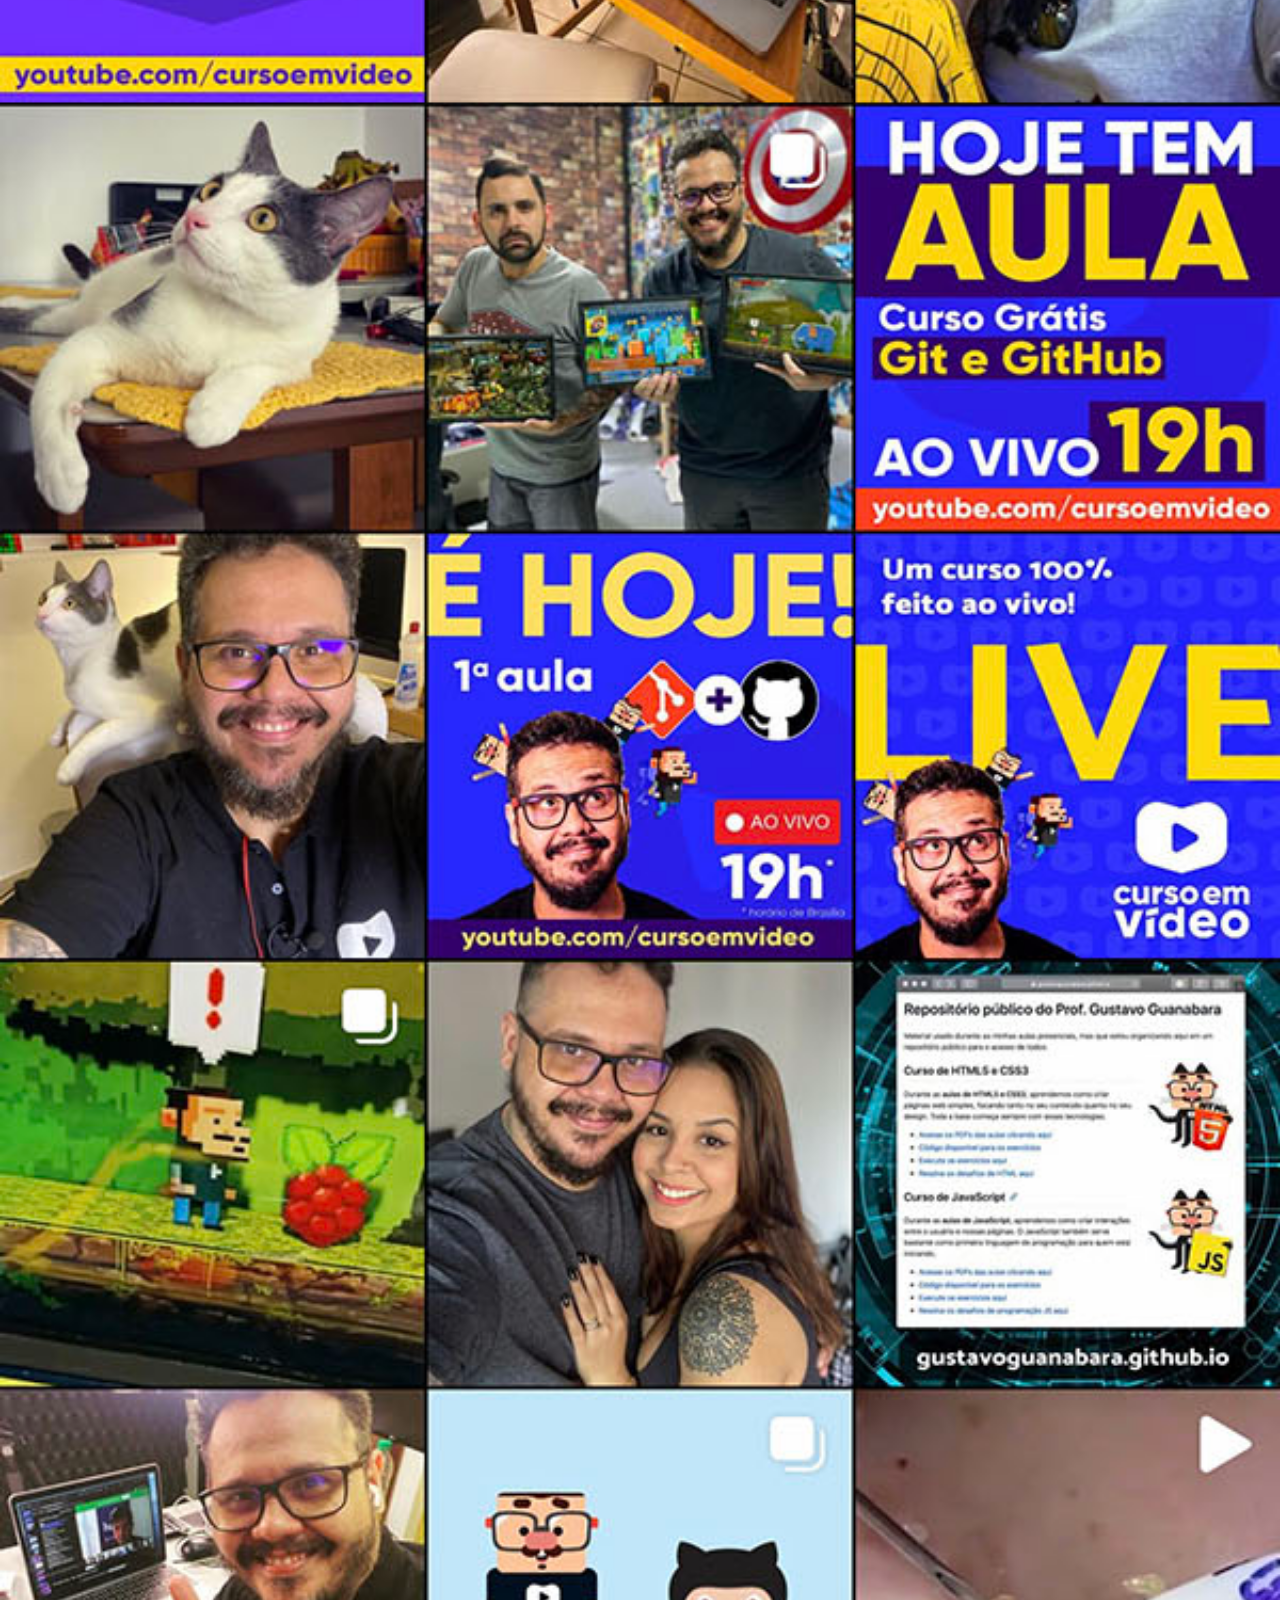
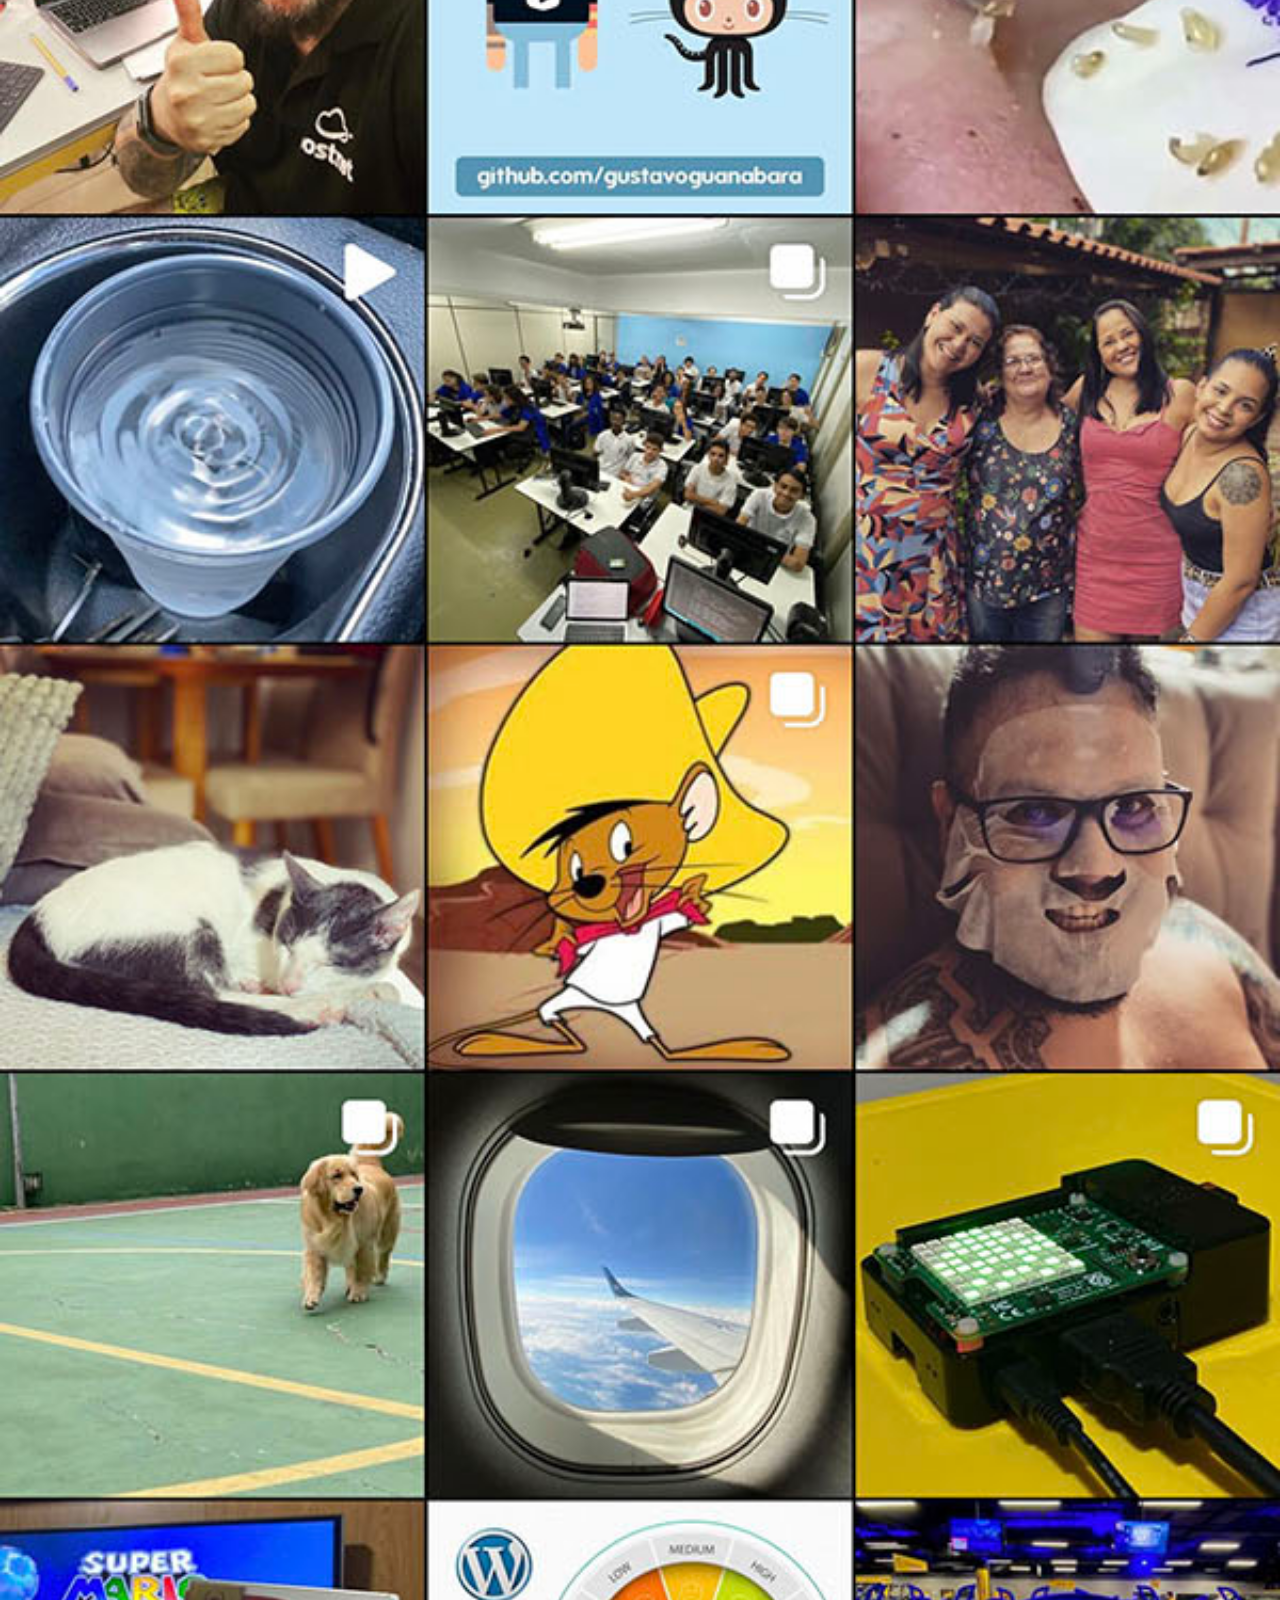
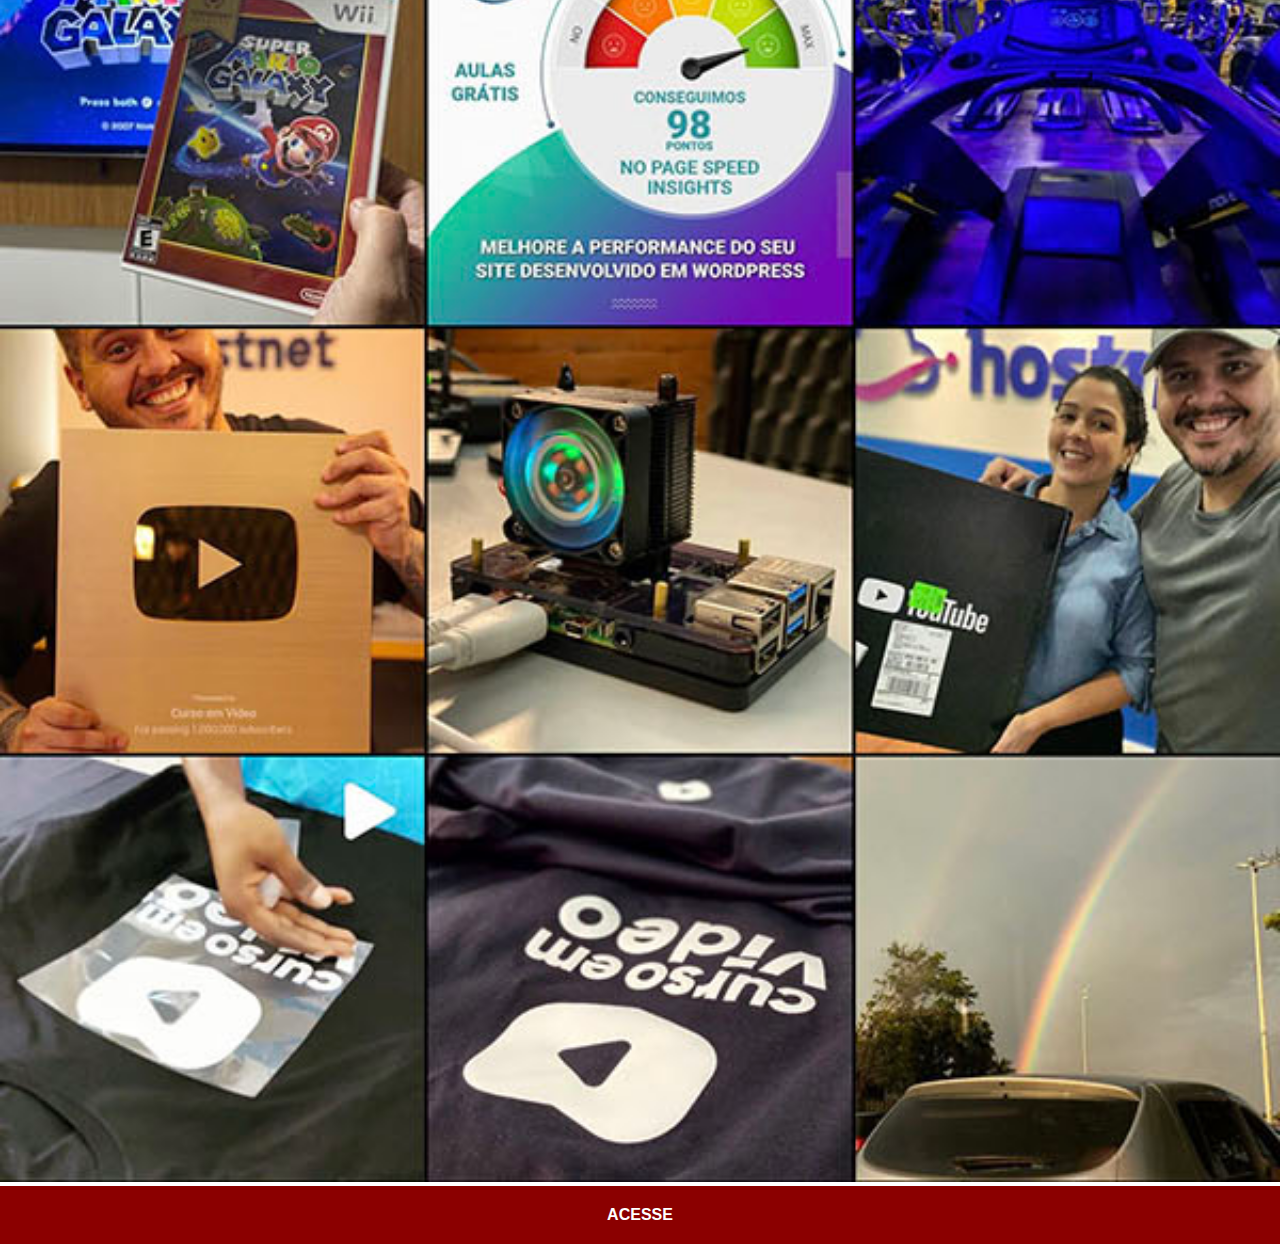
<file: instagram.html>
<!DOCTYPE html>
<html lang="pt-br">
<head>
    <meta charset="UTF-8">
    <meta name="viewport" content="width=device-width, initial-scale=1.0">
    <title>Document</title>
    <link rel="stylesheet" href="/estilos/social.css">
</head>
<body>
    <img src="imagens/tela-instagram.jpg" alt="instagram">
    <a href="https://www.instagram.com/gustavoguanabara" target="_blank">ACESSE</a>
</body>
</html>
</file>
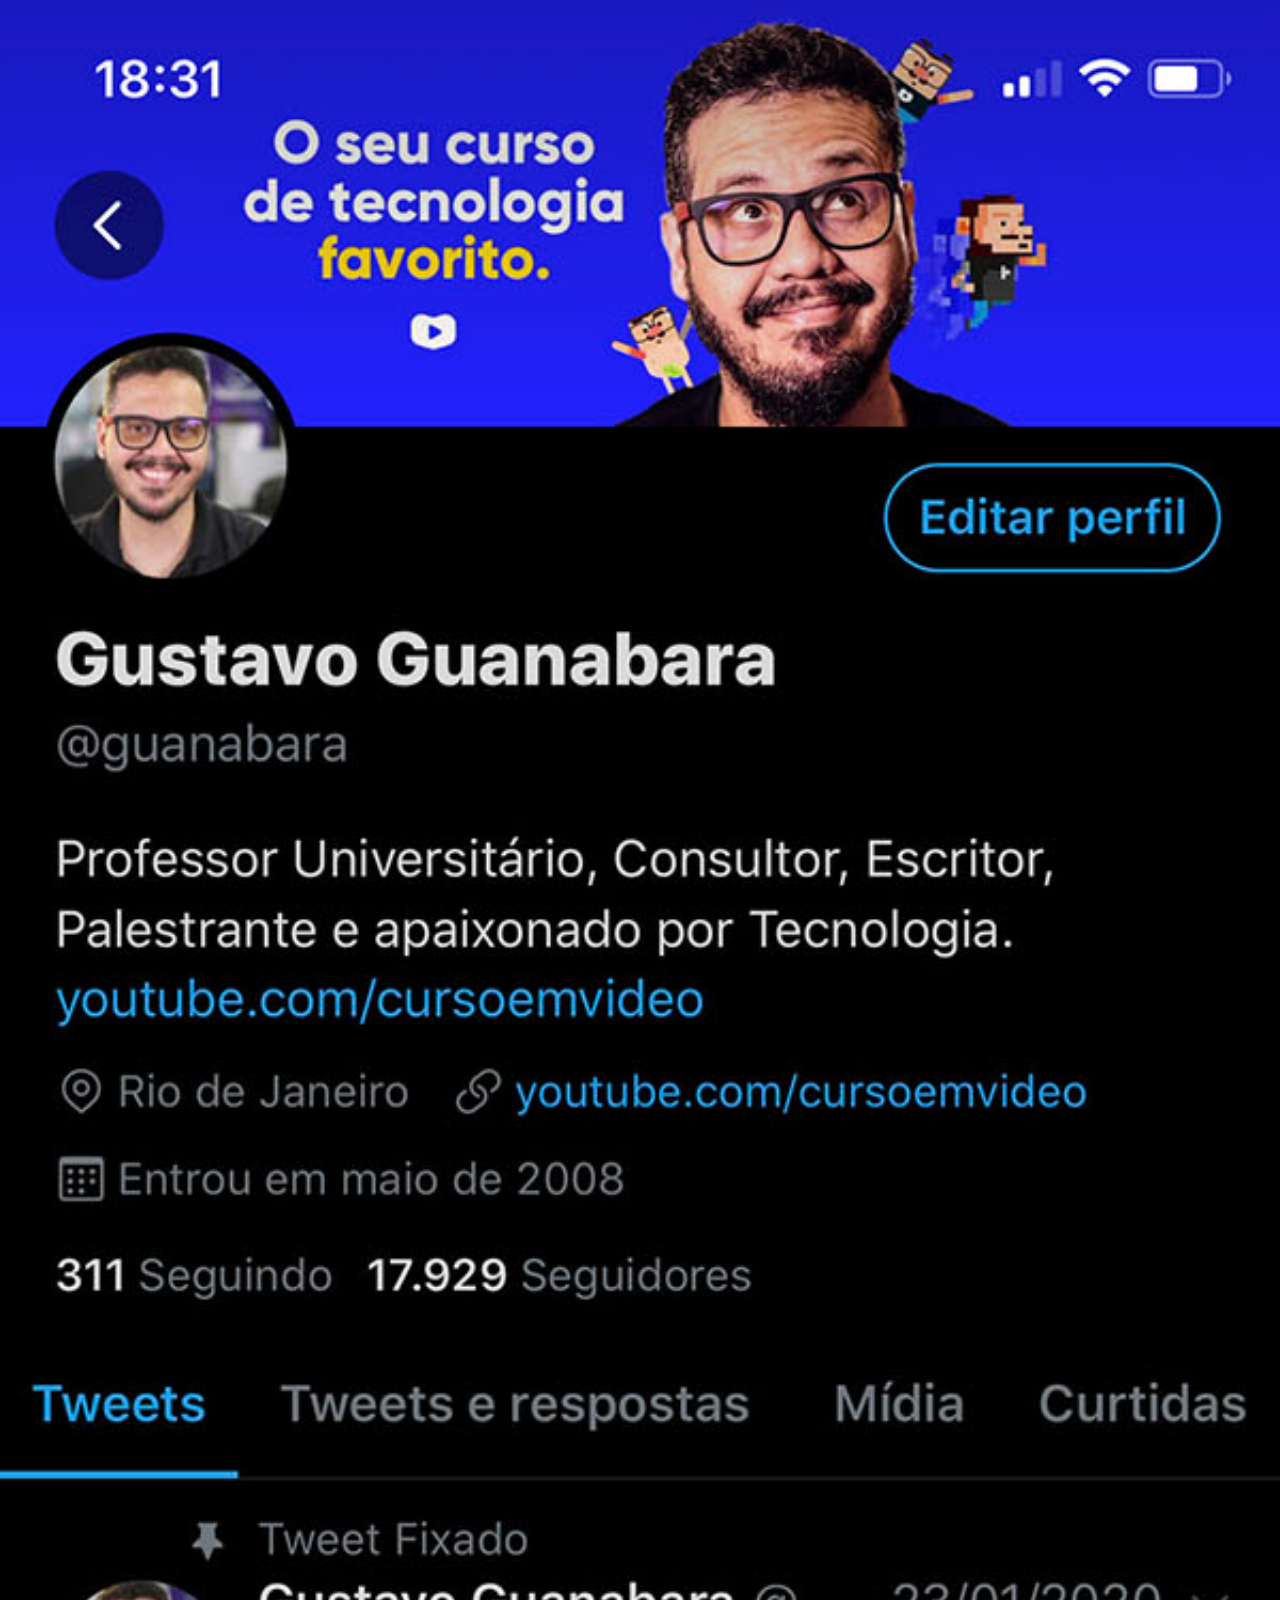
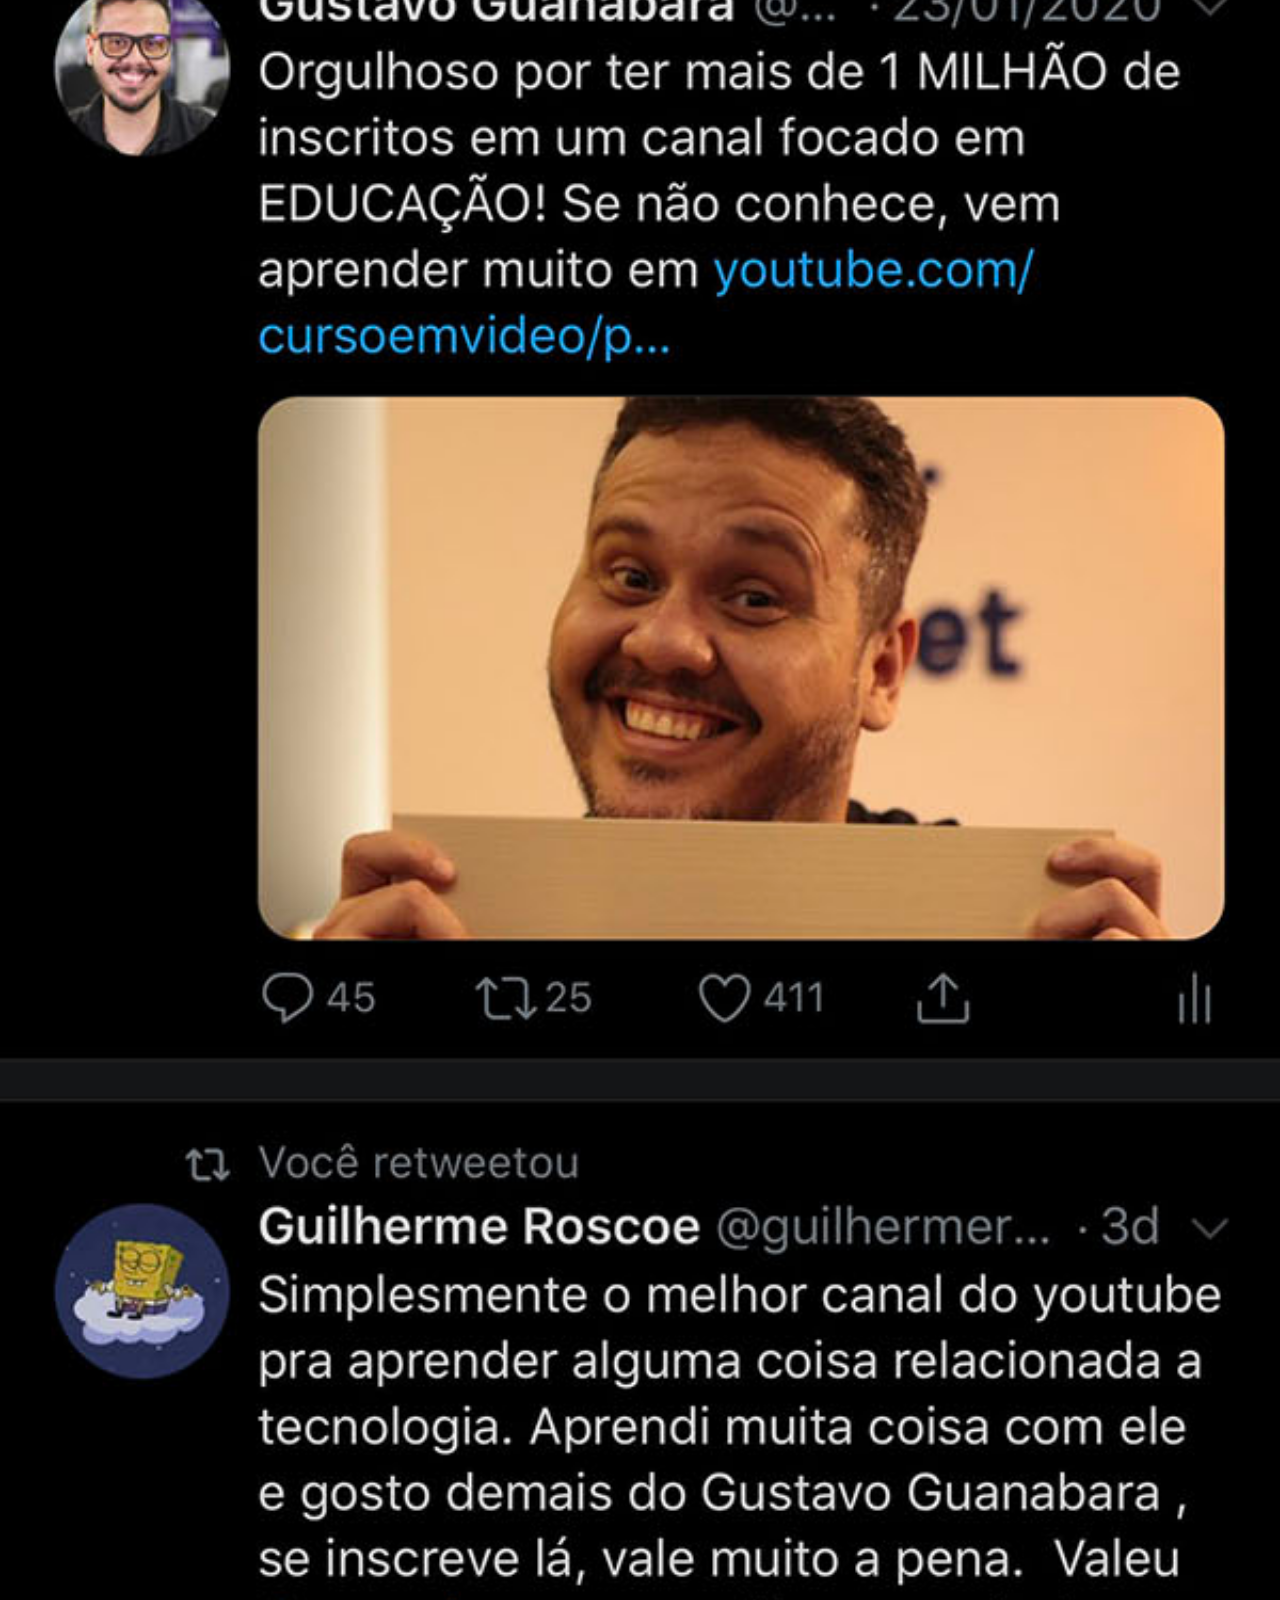
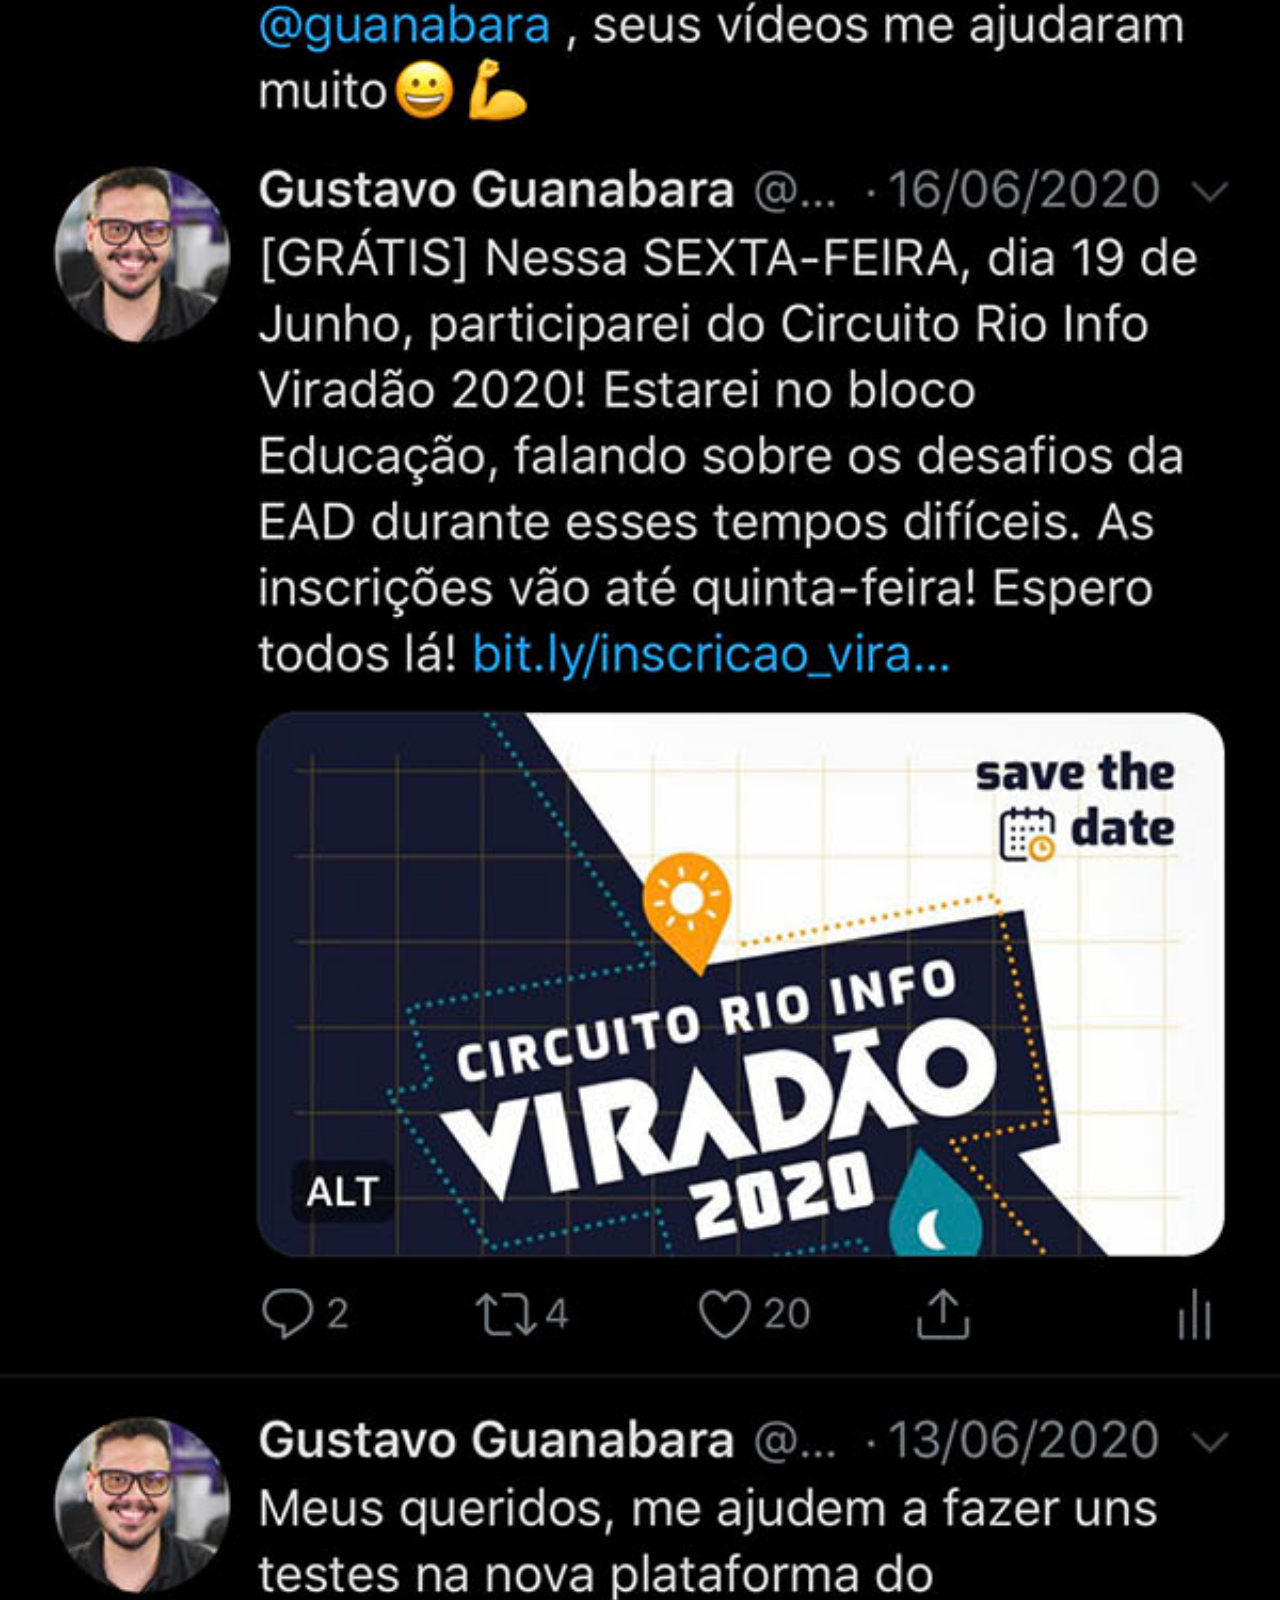
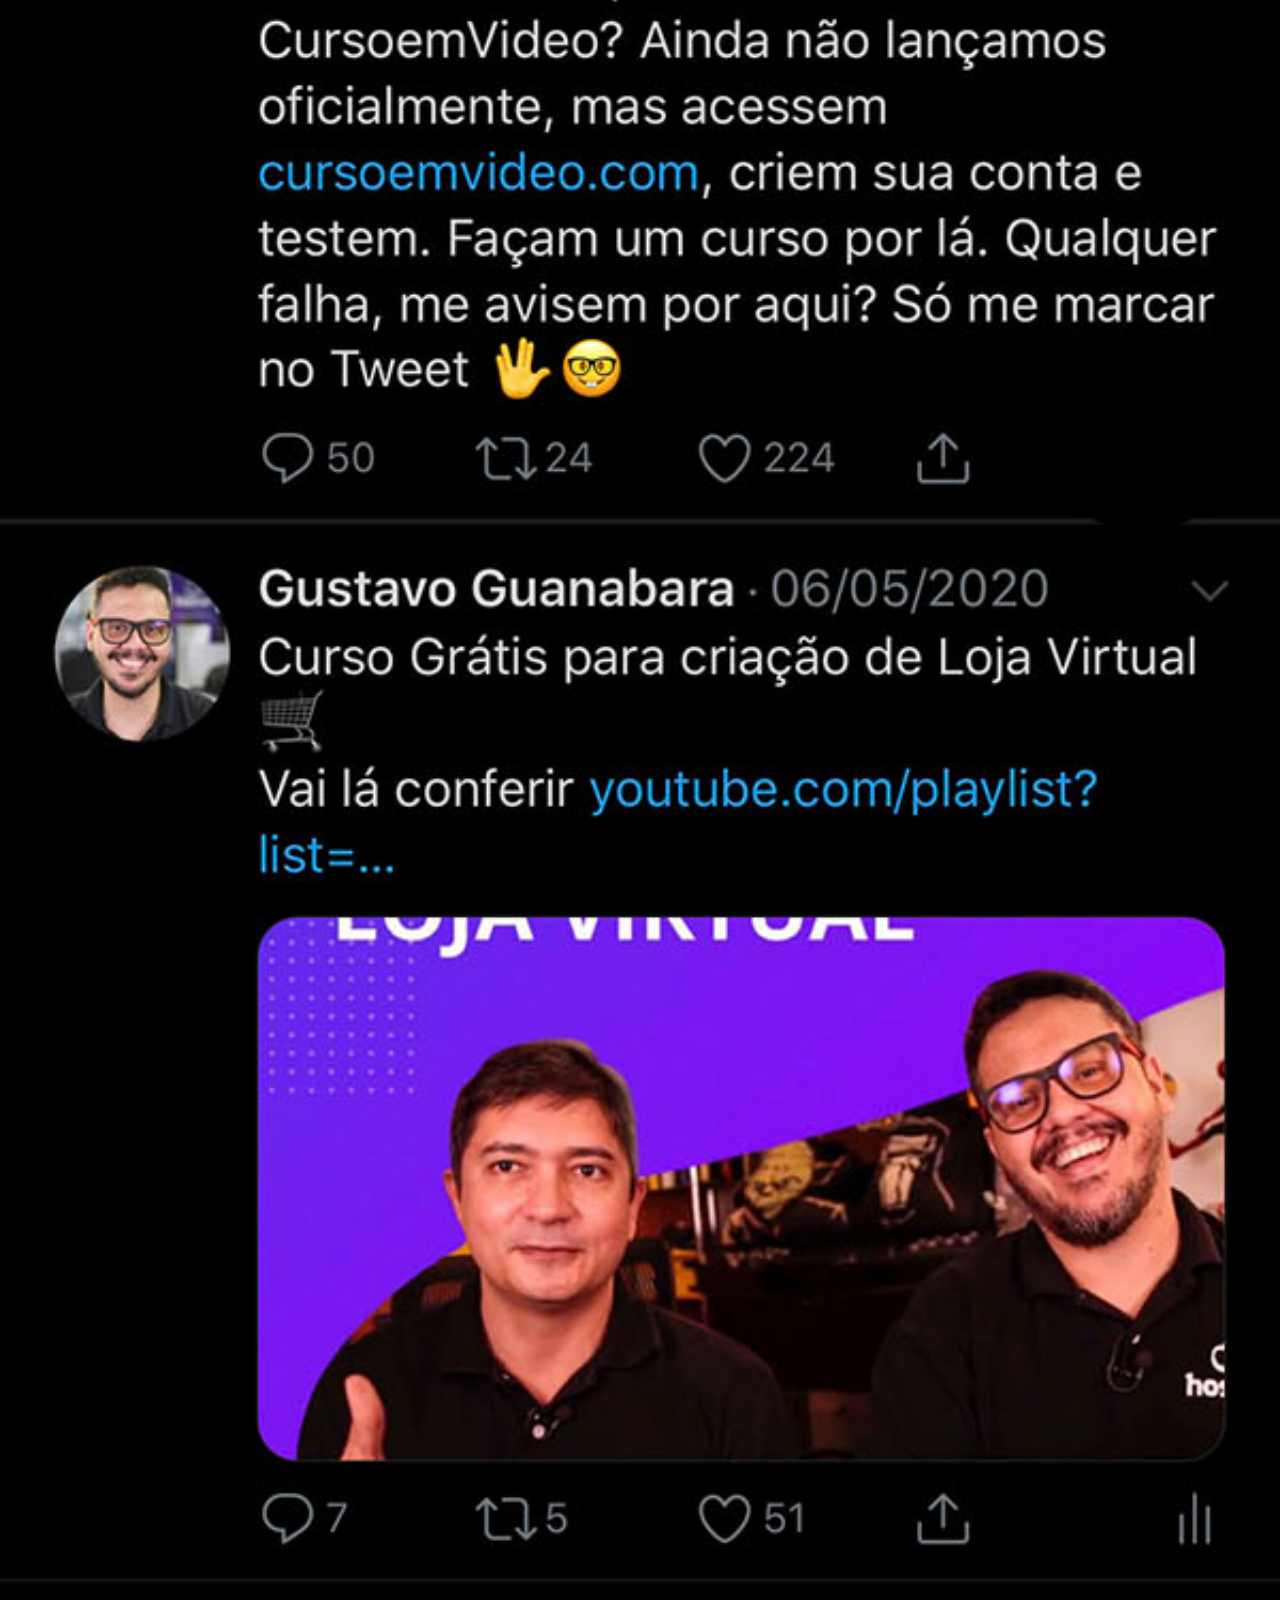
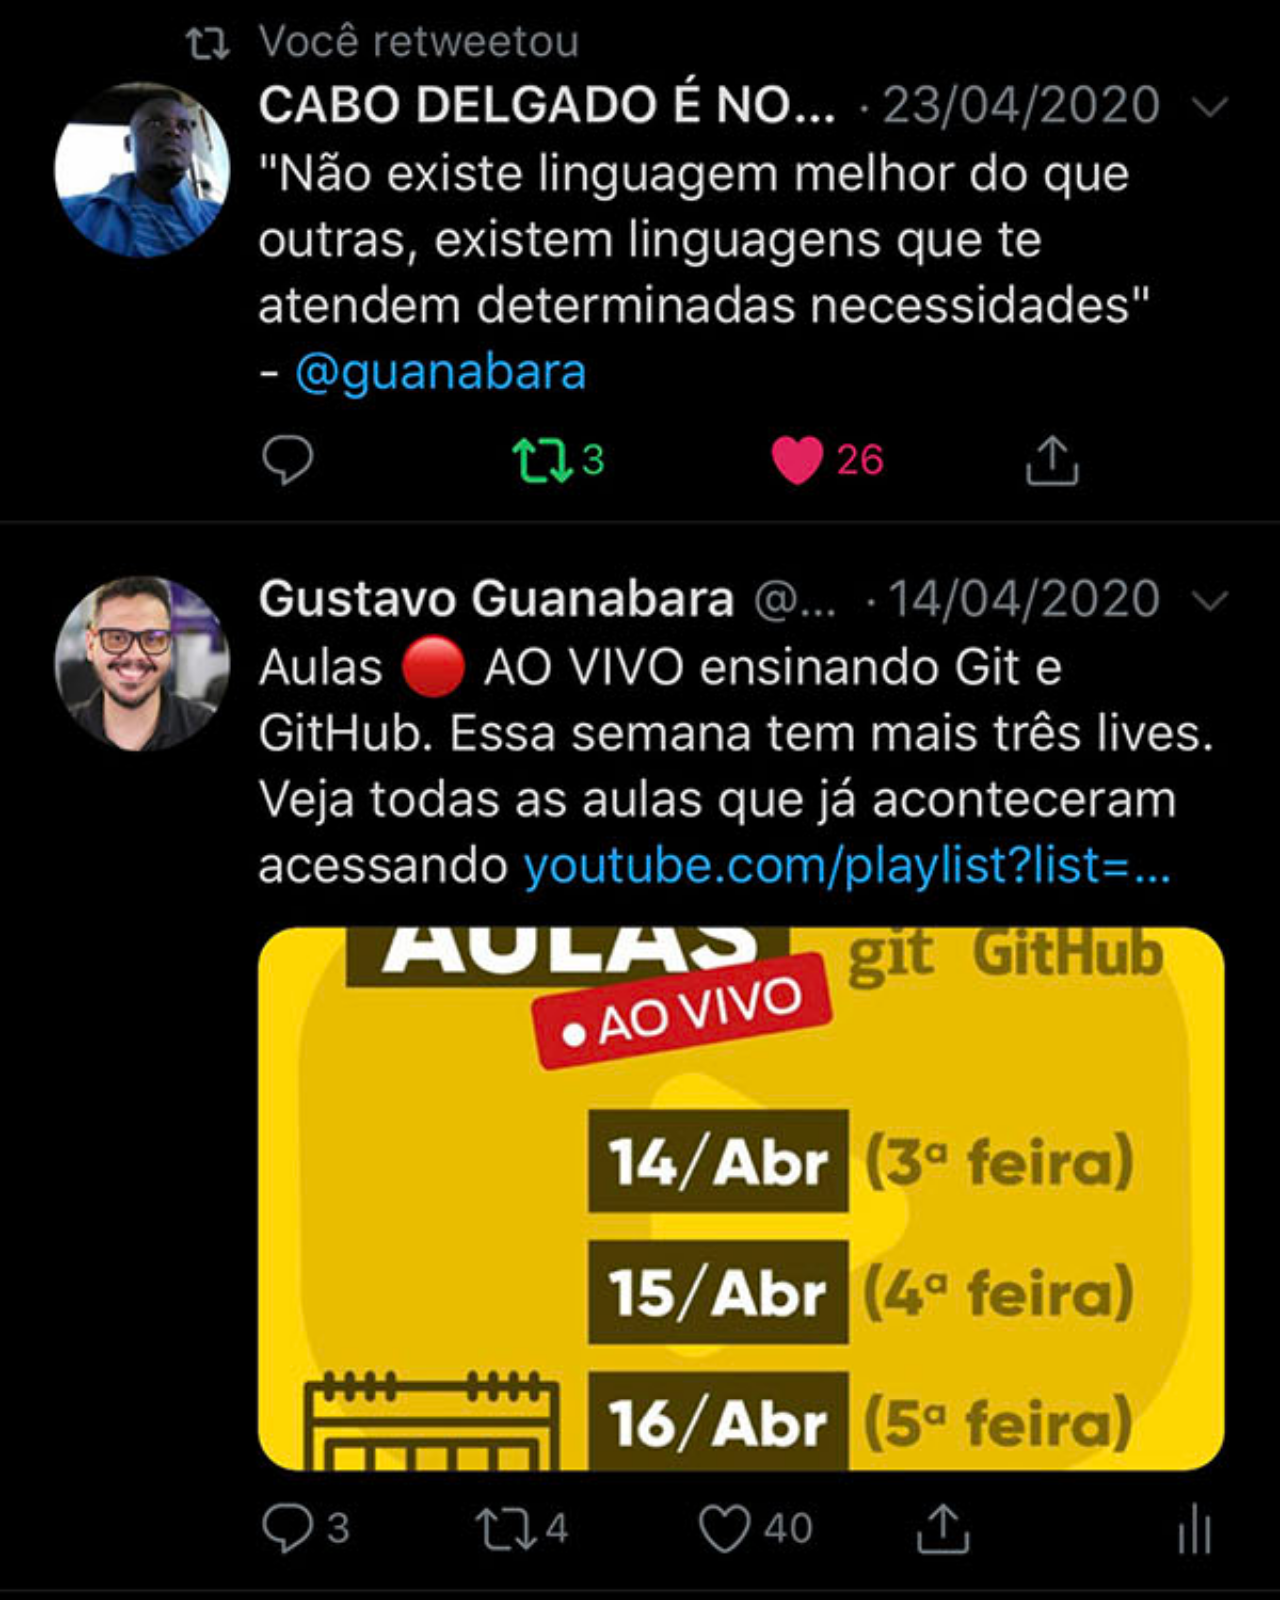
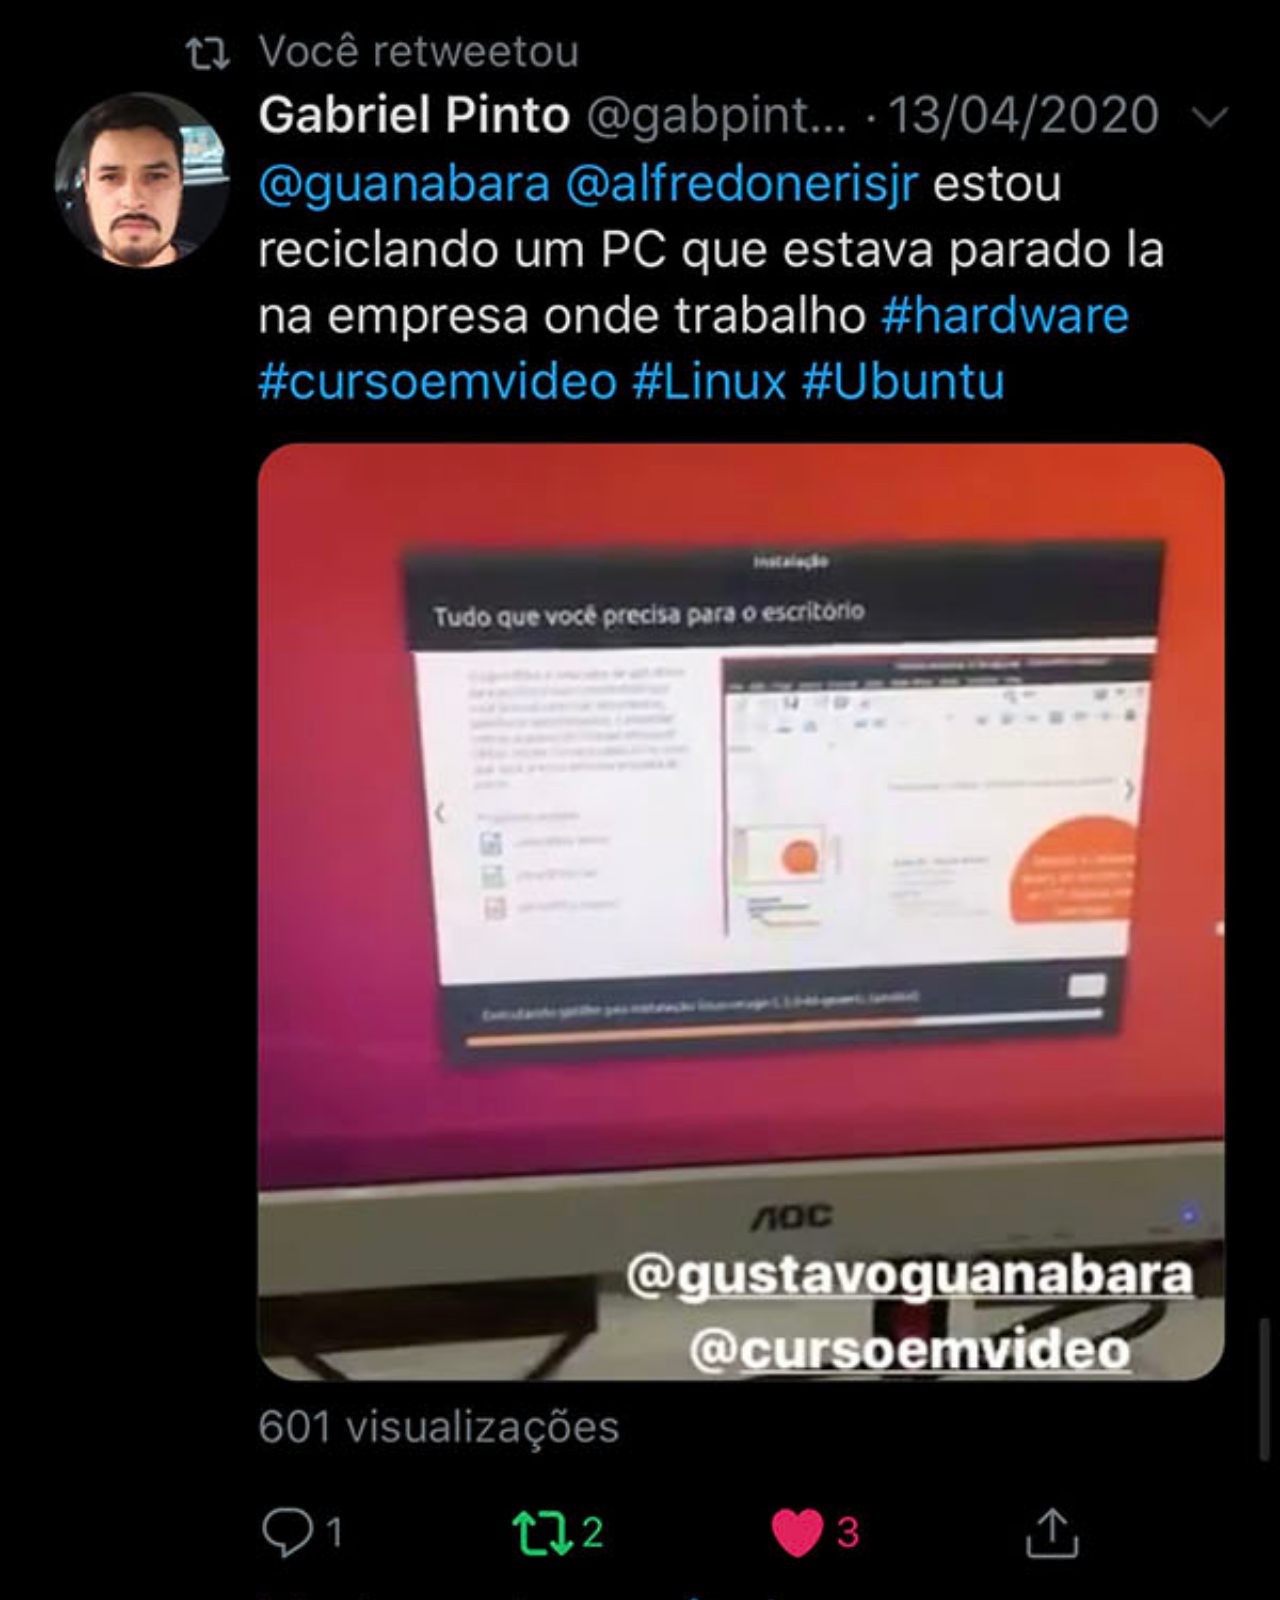
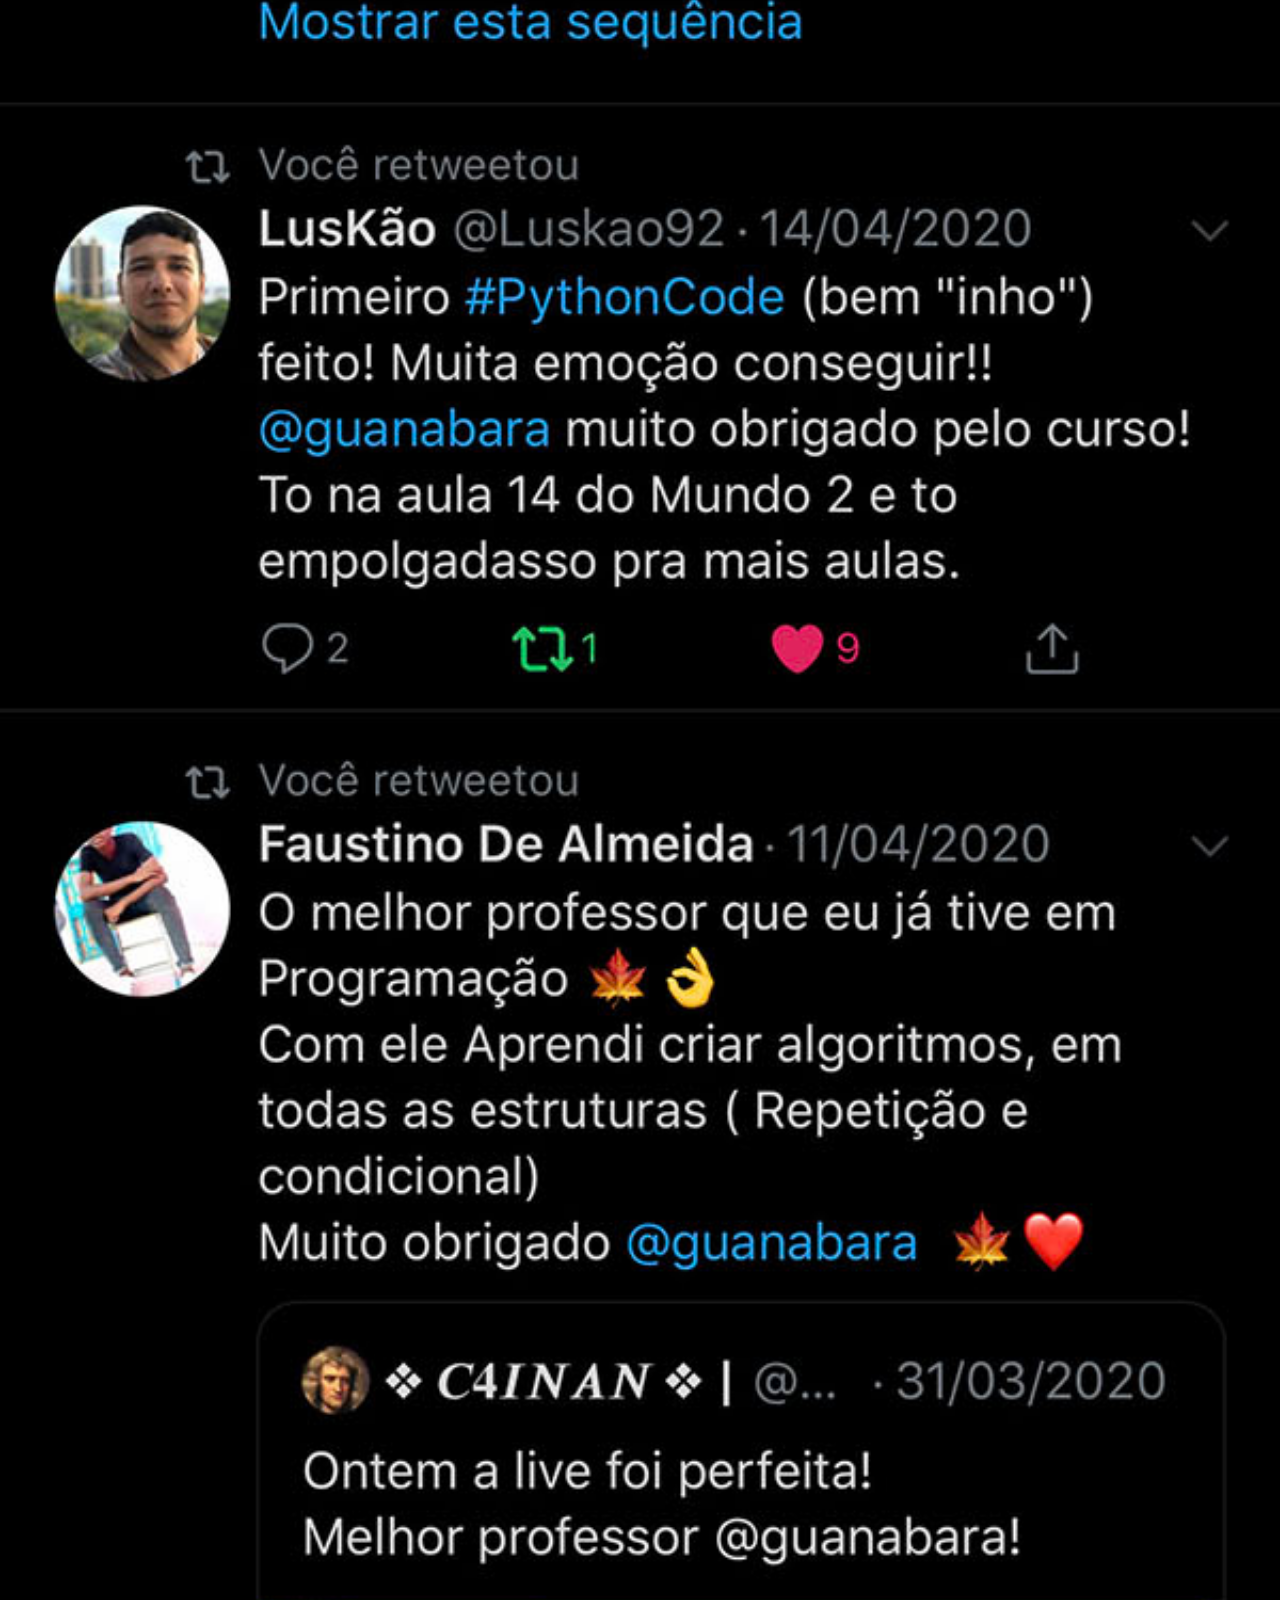
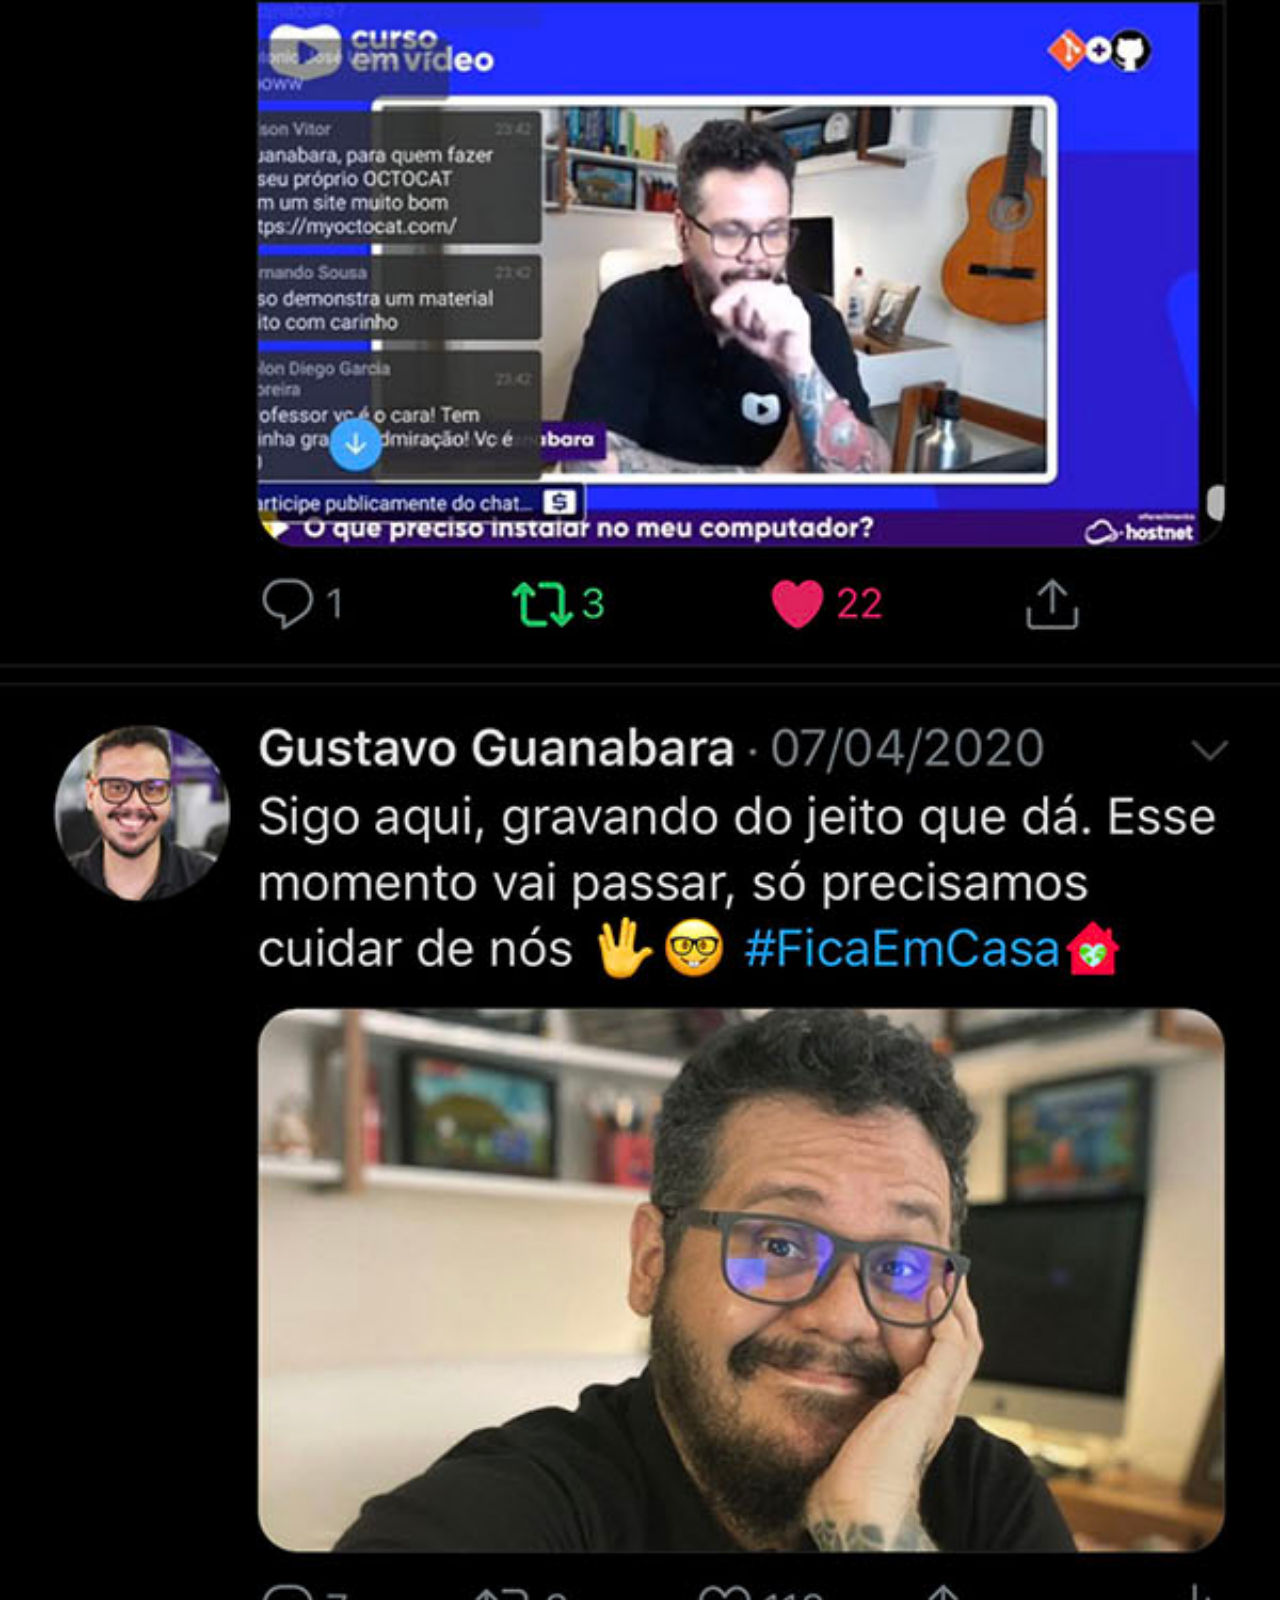
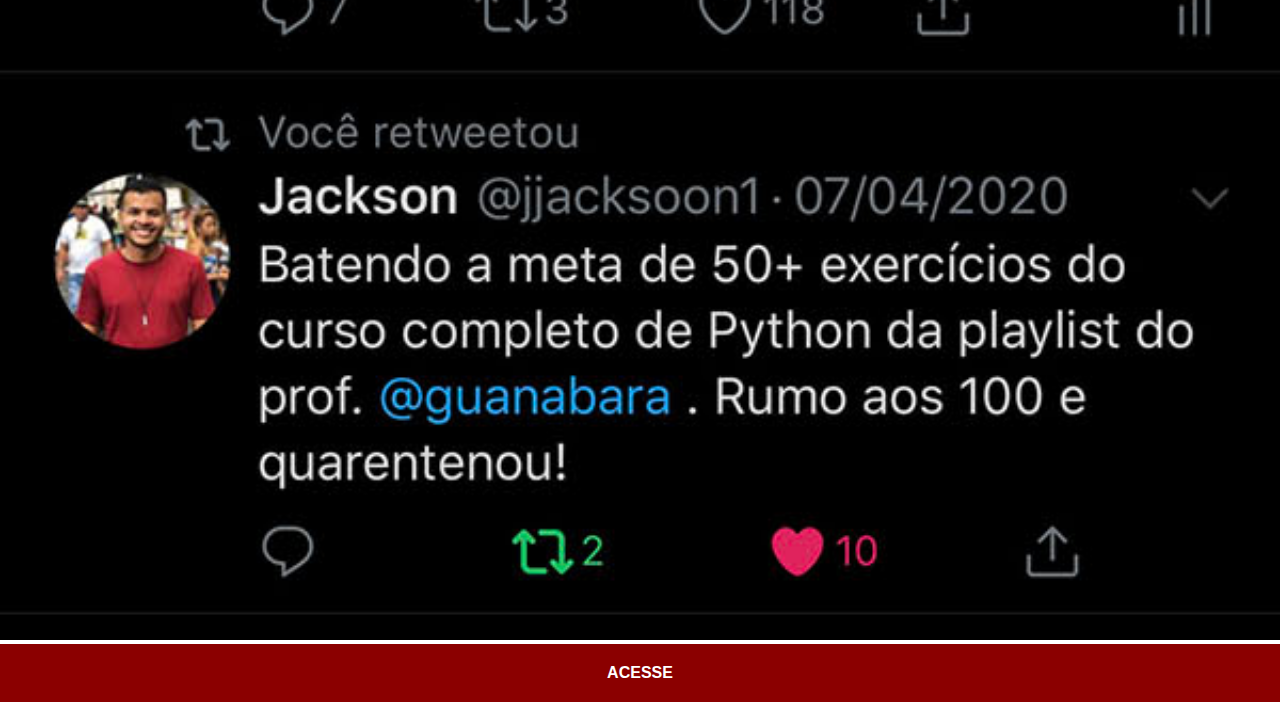
<file: twitter.html>
<!DOCTYPE html>
<html lang="pt-br">
<head>
    <meta charset="UTF-8">
    <meta name="viewport" content="width=device-width, initial-scale=1.0">
    <title>Document</title>
    <link rel="stylesheet" href="/estilos/social.css">
</head>
<body>
    <img src="imagens/tela-twitter.jpg" alt="twitter">
    <a href="https://twitter.com/guanabara" target="_blank">ACESSE</a>
</body>
</html>
</file>
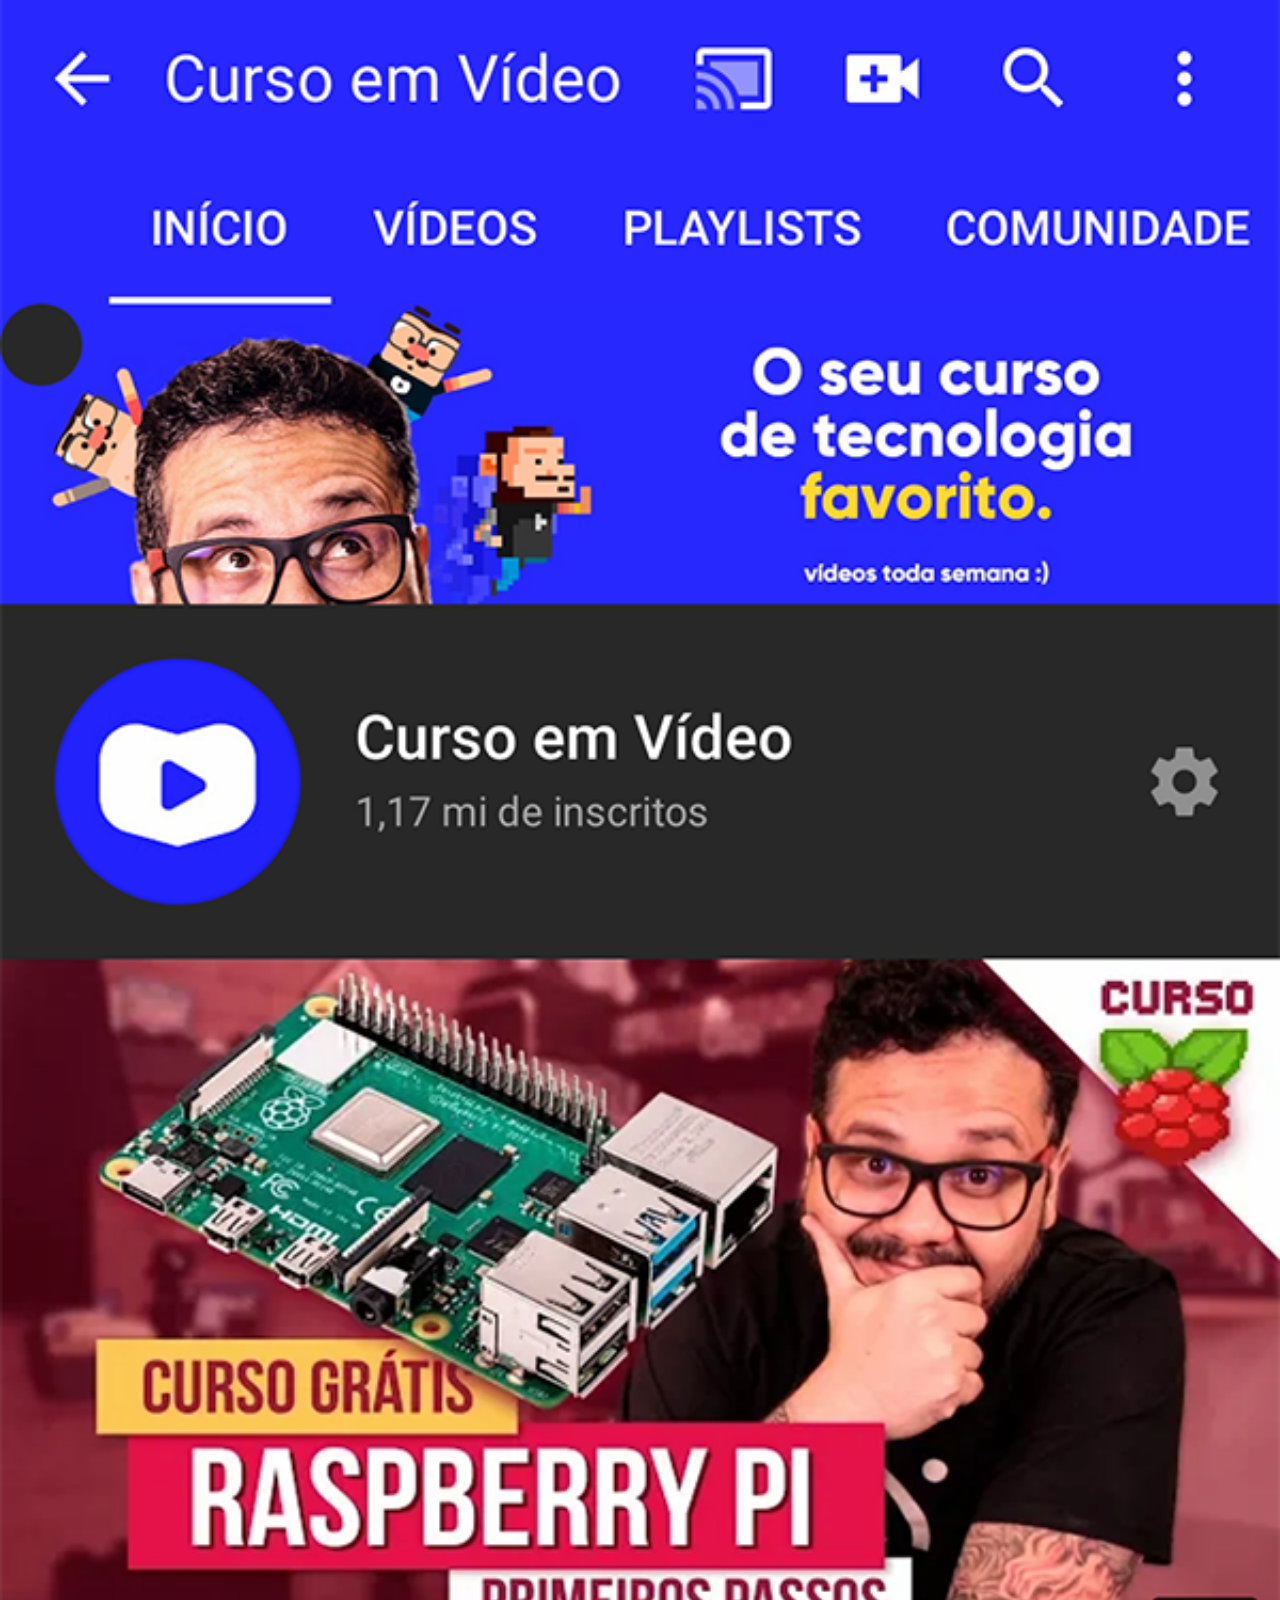
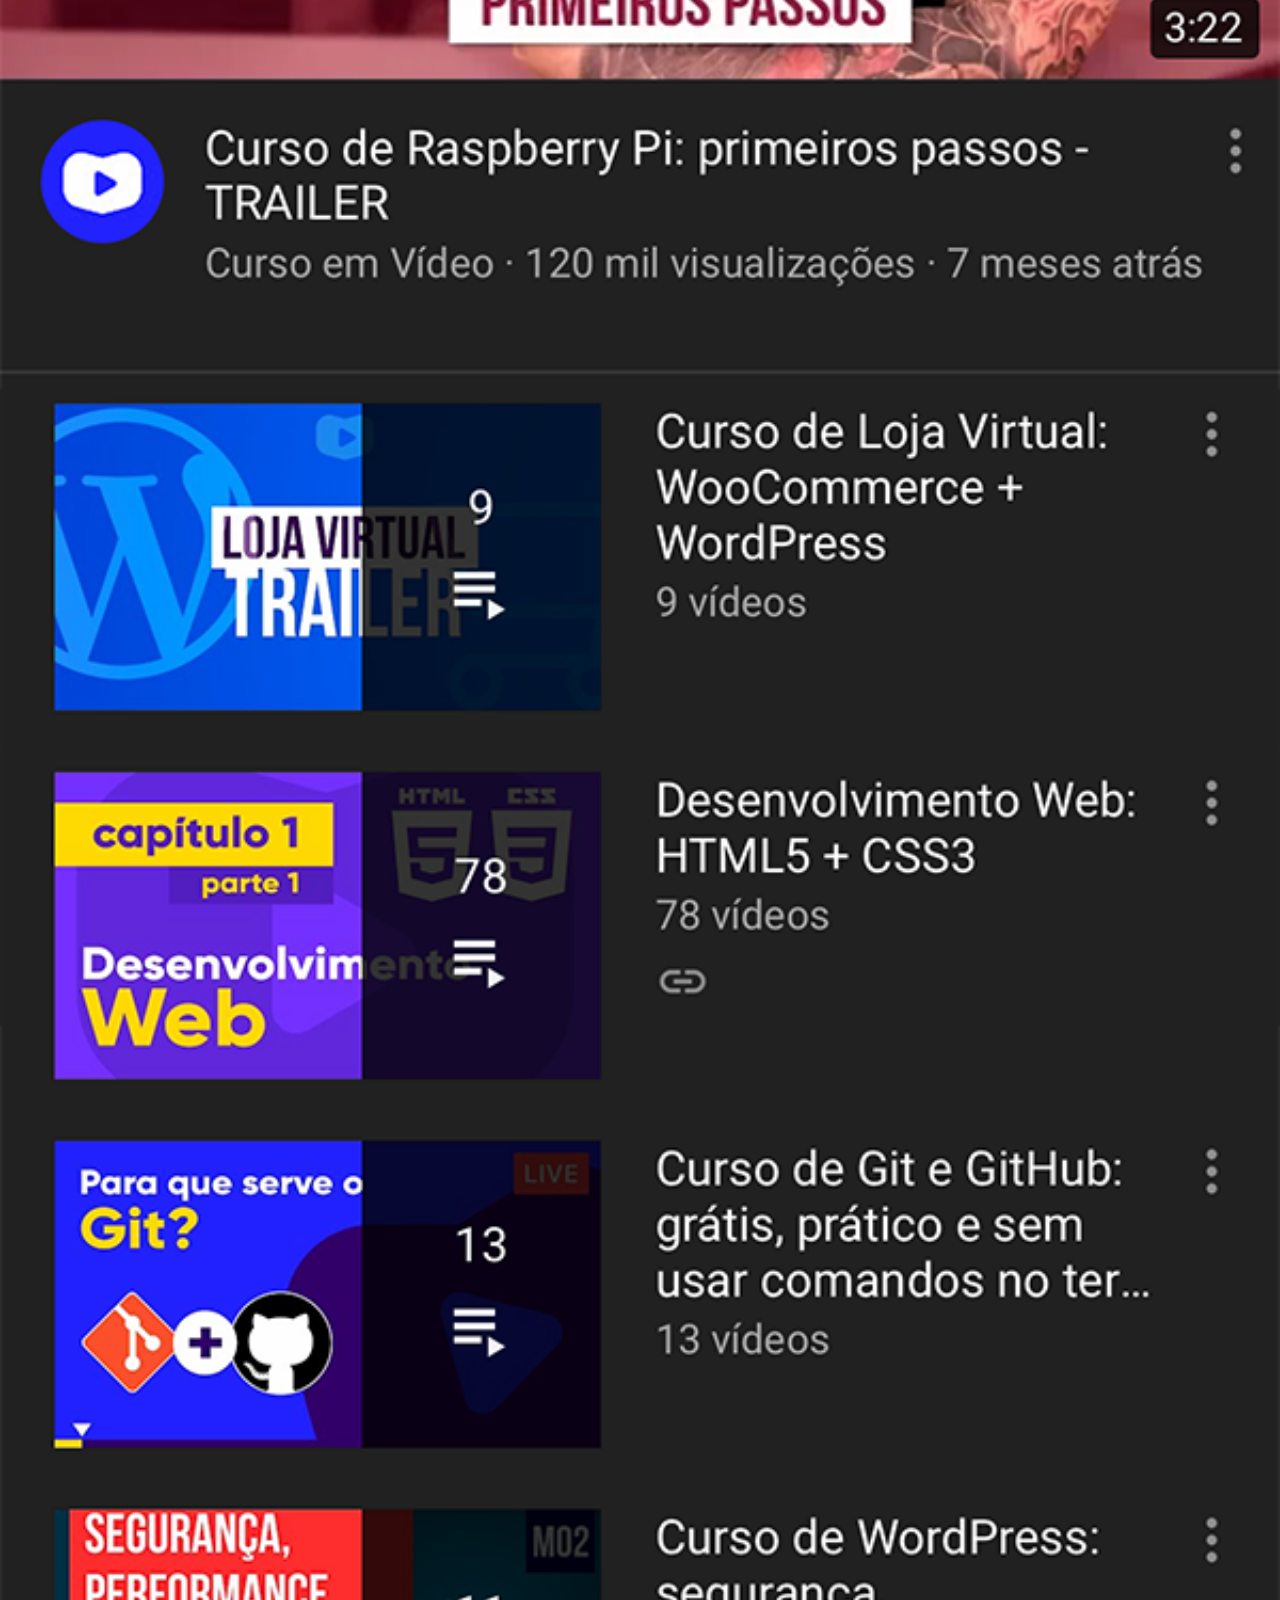
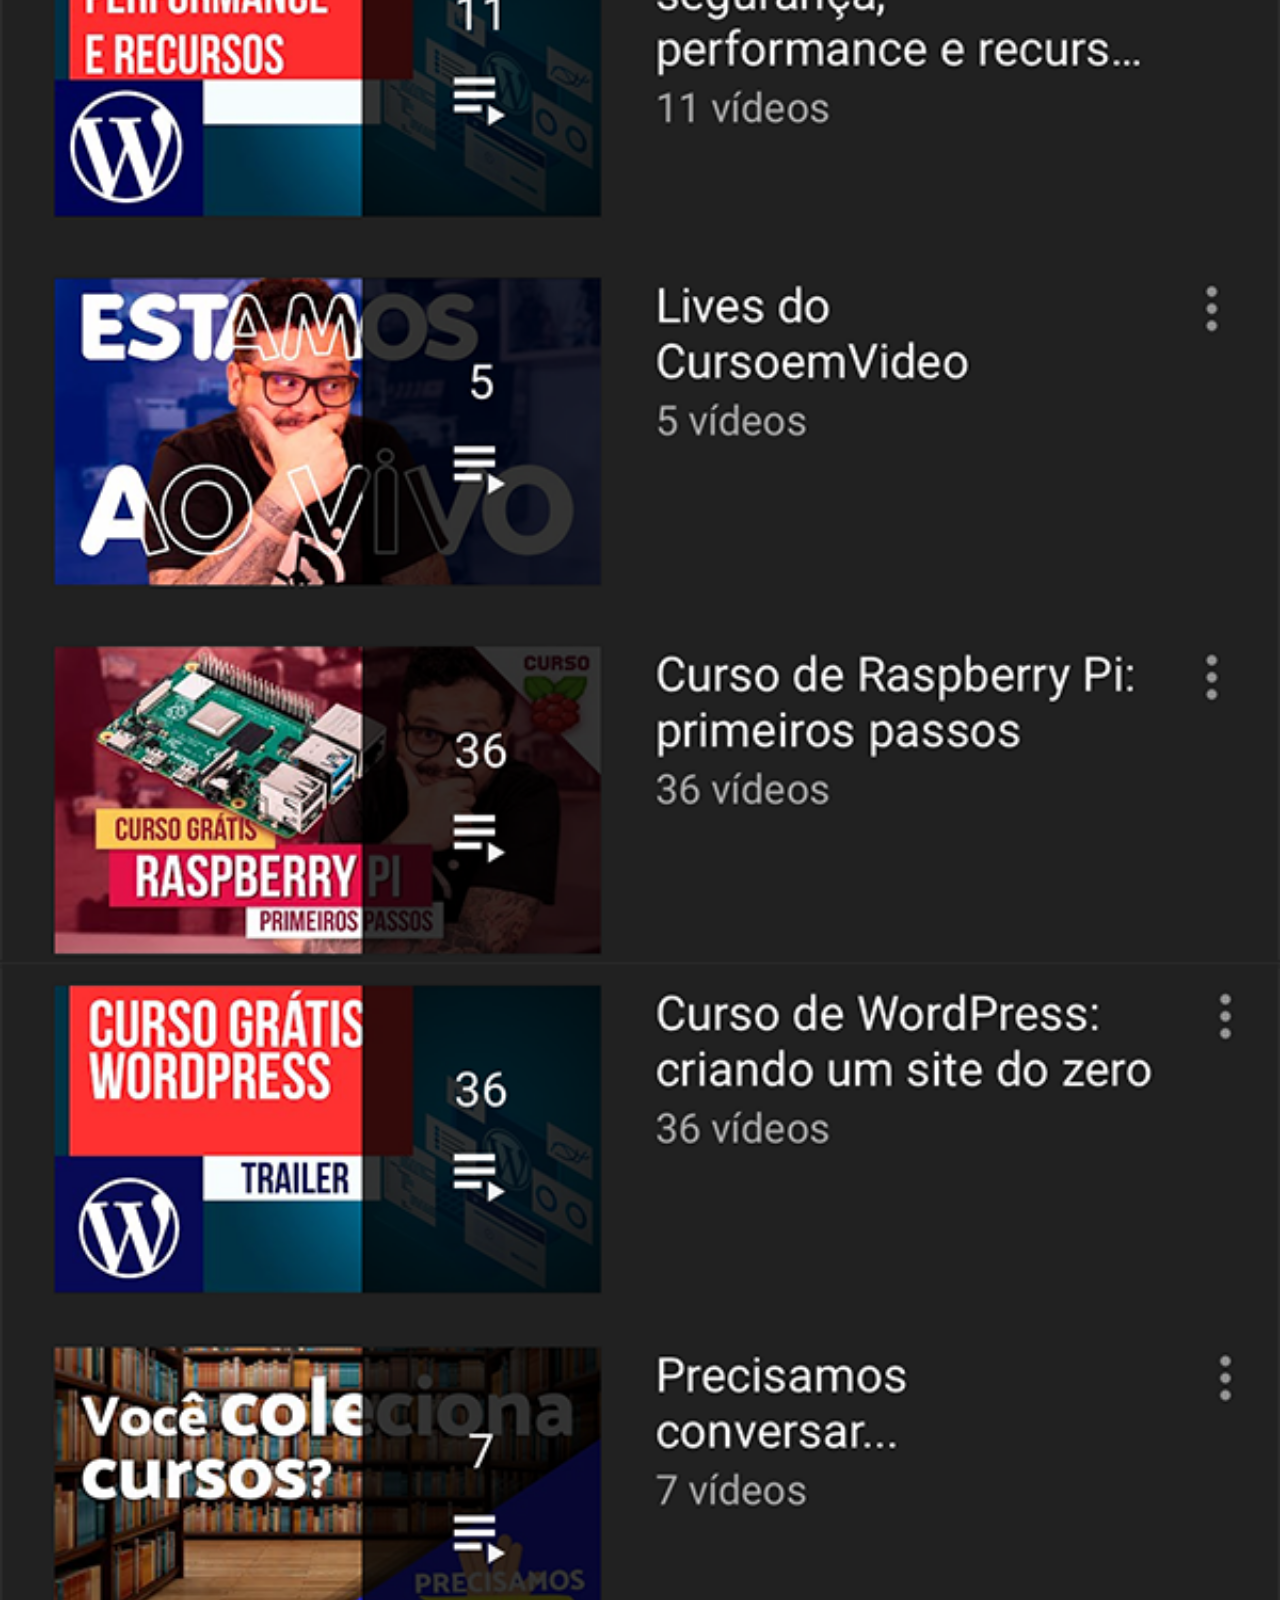
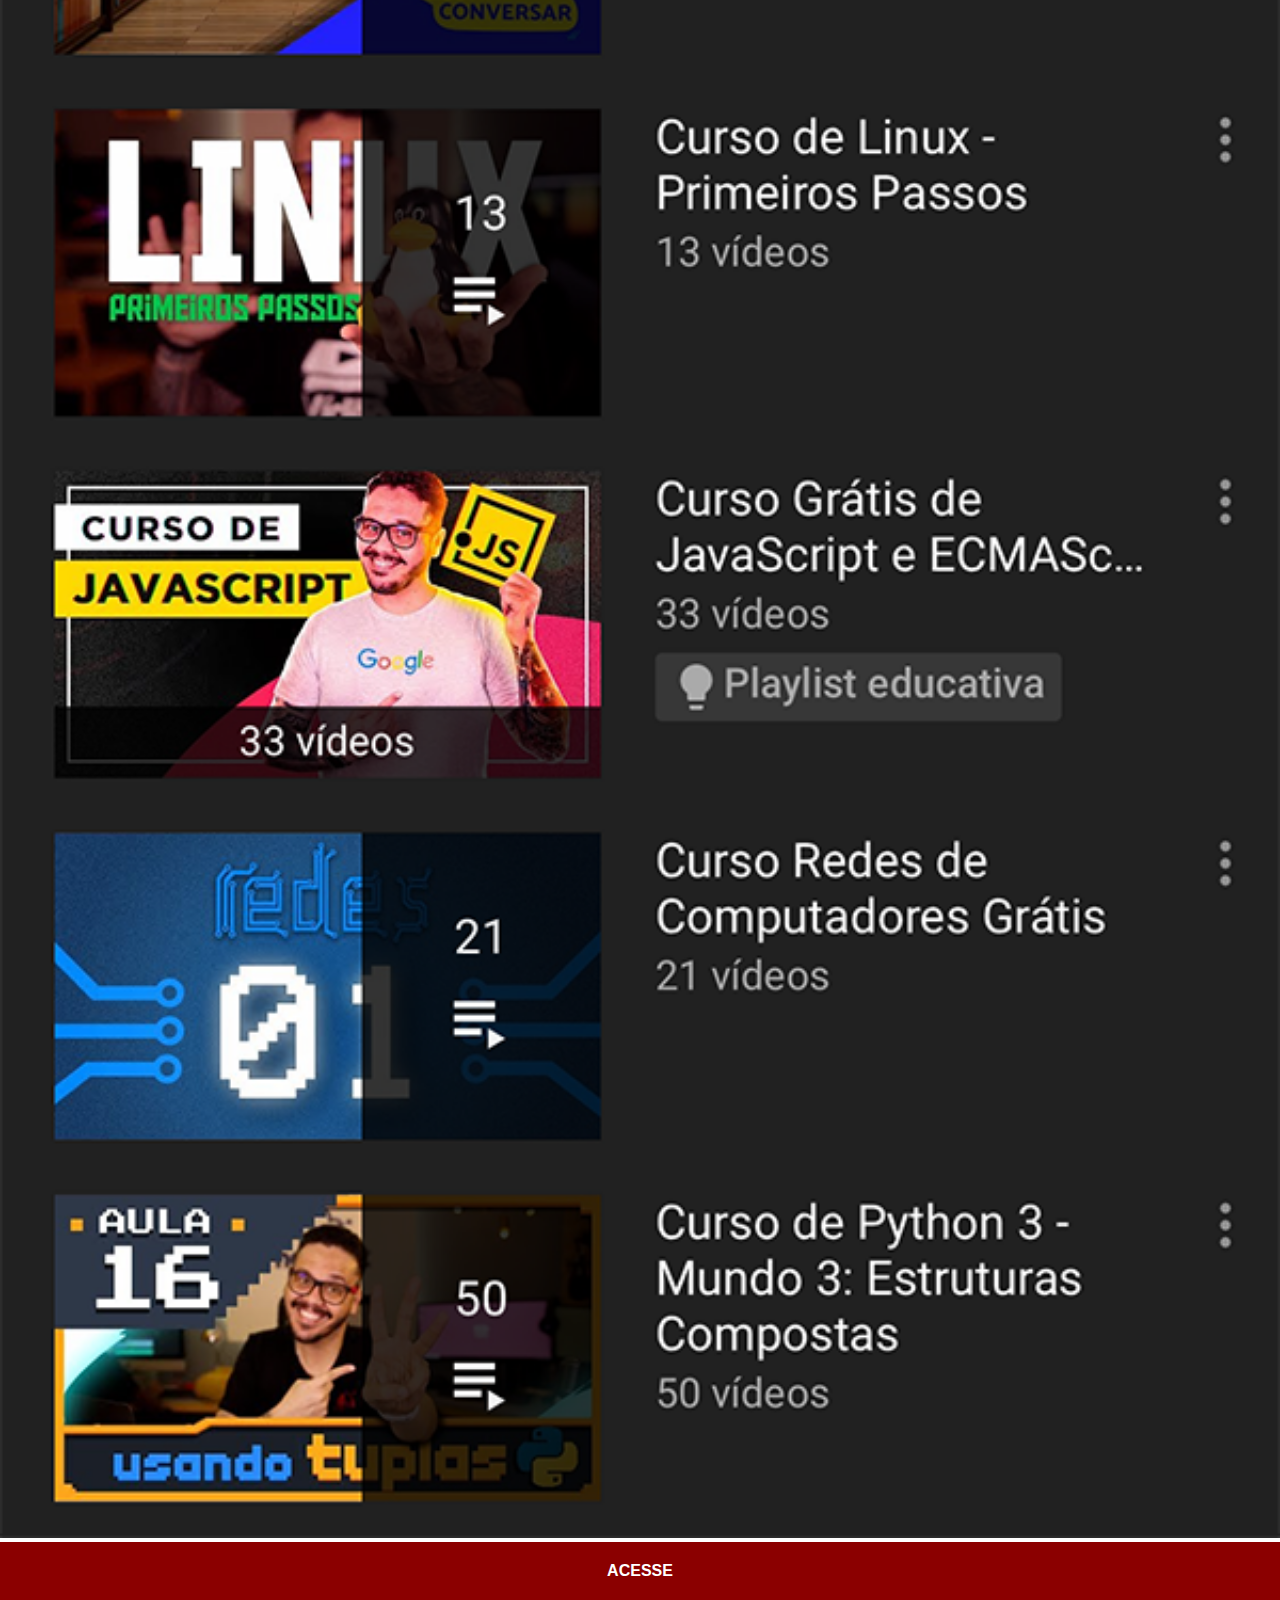
<file: youtube.html>
<!DOCTYPE html>
<html lang="pt-br">
<head>
    <meta charset="UTF-8">
    <meta name="viewport" content="width=device-width, initial-scale=1.0">
    <title>Document</title>
    <link rel="stylesheet" href="/estilos/social.css">
</head>
<body>
    <img src="imagens/tela-youtube.png" alt="youtube">
    <a href="https://www.youtube.com/c/CursoemV%C3%ADdeo/playlists" target="_blank">ACESSE</a>
</body>
</html>
</file>
<file: estilos/style.css>
@charset "UTF-8";


*{
    margin: 0px;
    padding: 0px;
    font-family: Arial, Helvetica, sans-serif;
}

body{
    background: url('/imagens/fundo-madeira.jpg');
    background-size: cover;
    background-position: top center;
    background-repeat: no-repeat;
    background-attachment: fixed;
}

html, body{
    height: 100vh;
    width: 100vw;
    
}

main{
    height: 100vh;
    position: relative;
    
}

section#telefone{
    height: 627px;
    width: 311px;

    position: absolute;
    top: 50%;
    left: 50%;
    transform: translate(-50%, -50%);
    
    background-image: url('../imagens/frame-iphone.png');
    background-repeat: no-repeat repeat;
}

iframe#home{
    position: absolute;
    top: 12.8%;
    left: 7.31%;
    height: 470.5px;
    width: 266.5px;
    
}

section#redes-sociais{
    text-align: right;
}

section#redes-sociais img{
    width: 50px;
    border-radius: 500px;
    margin: 10px;
    box-shadow: 2px 2px 5px rgba(0, 0, 0, 0.400); 
    box-sizing: border-box;
}

section#redes-sociais img:hover{
    border: 2px solid rgba(255, 255, 255, 0.603);
    transform: translate(-3px, -3px);
    box-shadow: 5px 5px 10px rgba(0, 0, 0, 0.603);
    transition: transform .3s, border .3s;
}
</file>
<file: estilos/social.css>
@charset "UTF-8";

*{
    margin: 0px;
    padding: 0px;
    font-family: Arial, Helvetica, sans-serif;
}

::-webkit-scrollbar {
    width: 0px;
    height: 0px;
}

img{
    width: 100vw;
}

a{
    display: block;
    background-color: darkred;
    padding: 20px;
    text-align: center;
    font-weight: bolder;
    text-decoration: none;
    color: white;
}

a:hover{
    background-color: red;
}
</file>
